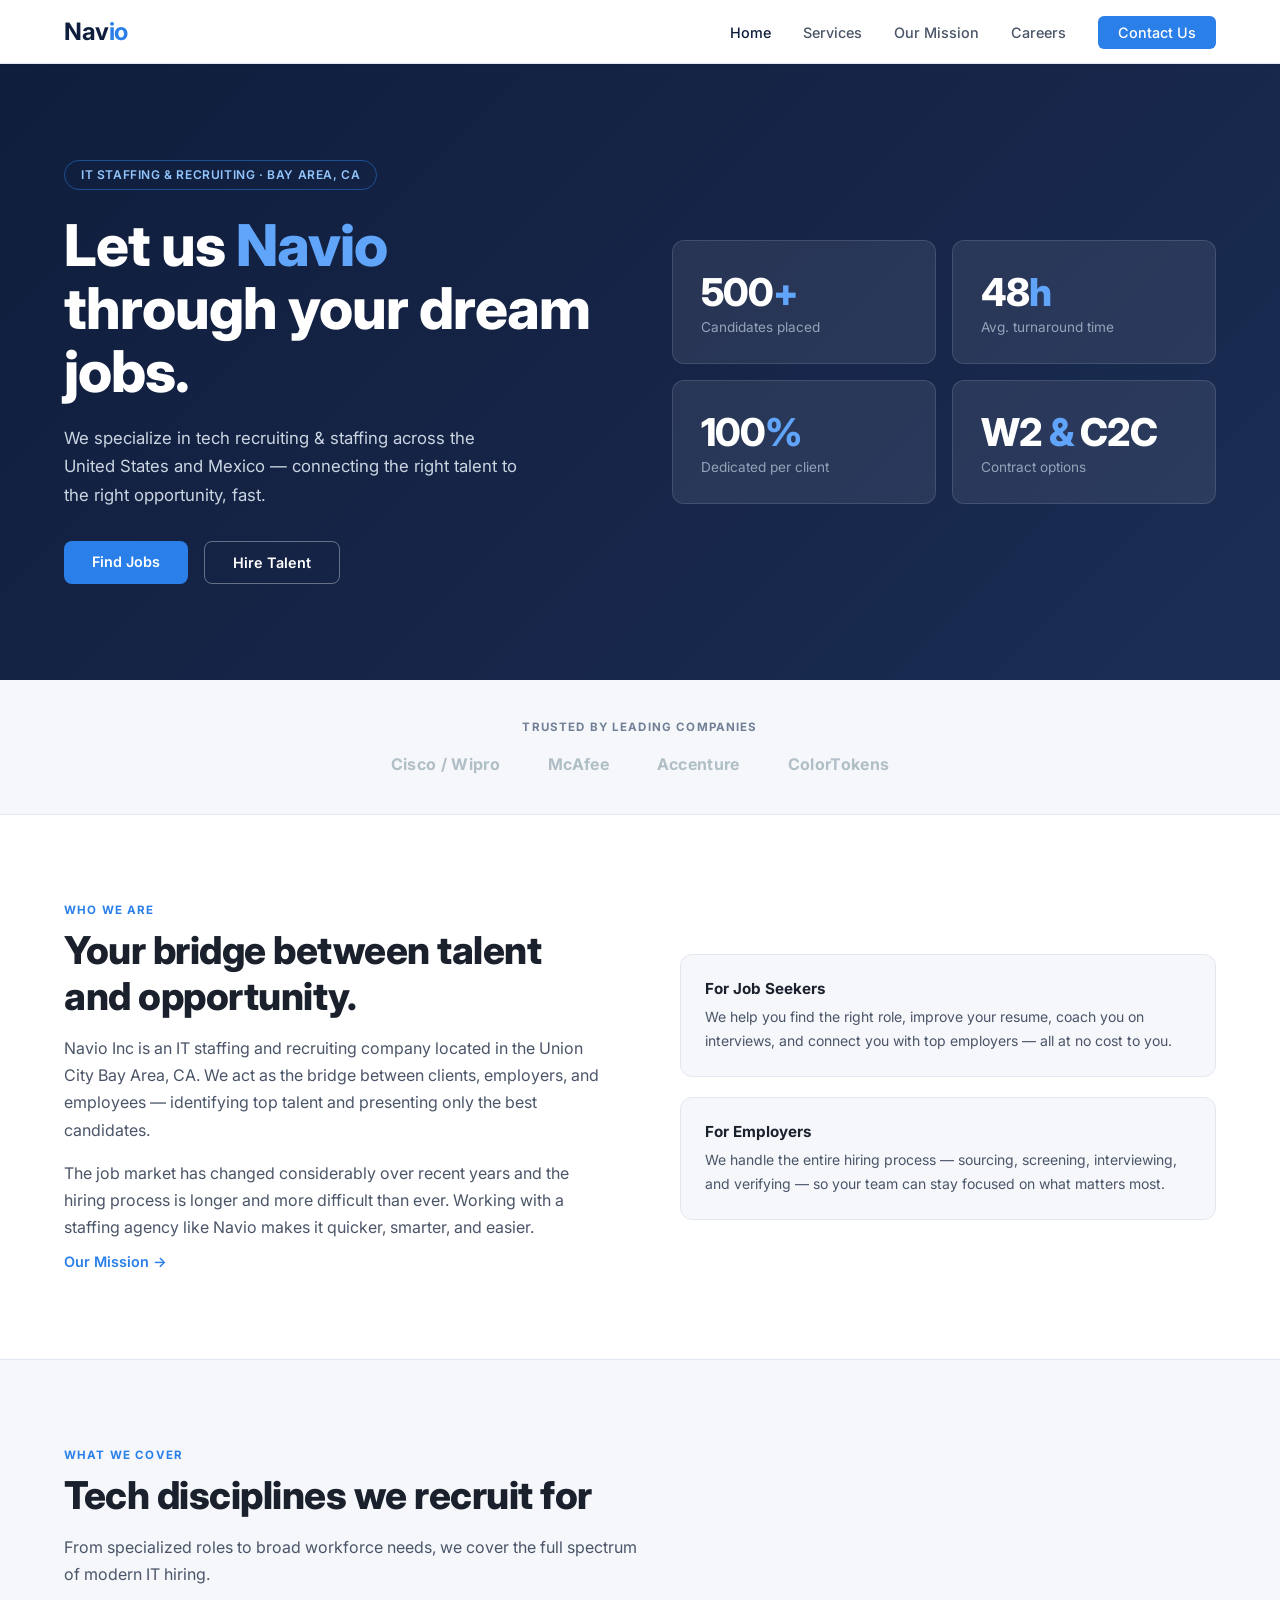
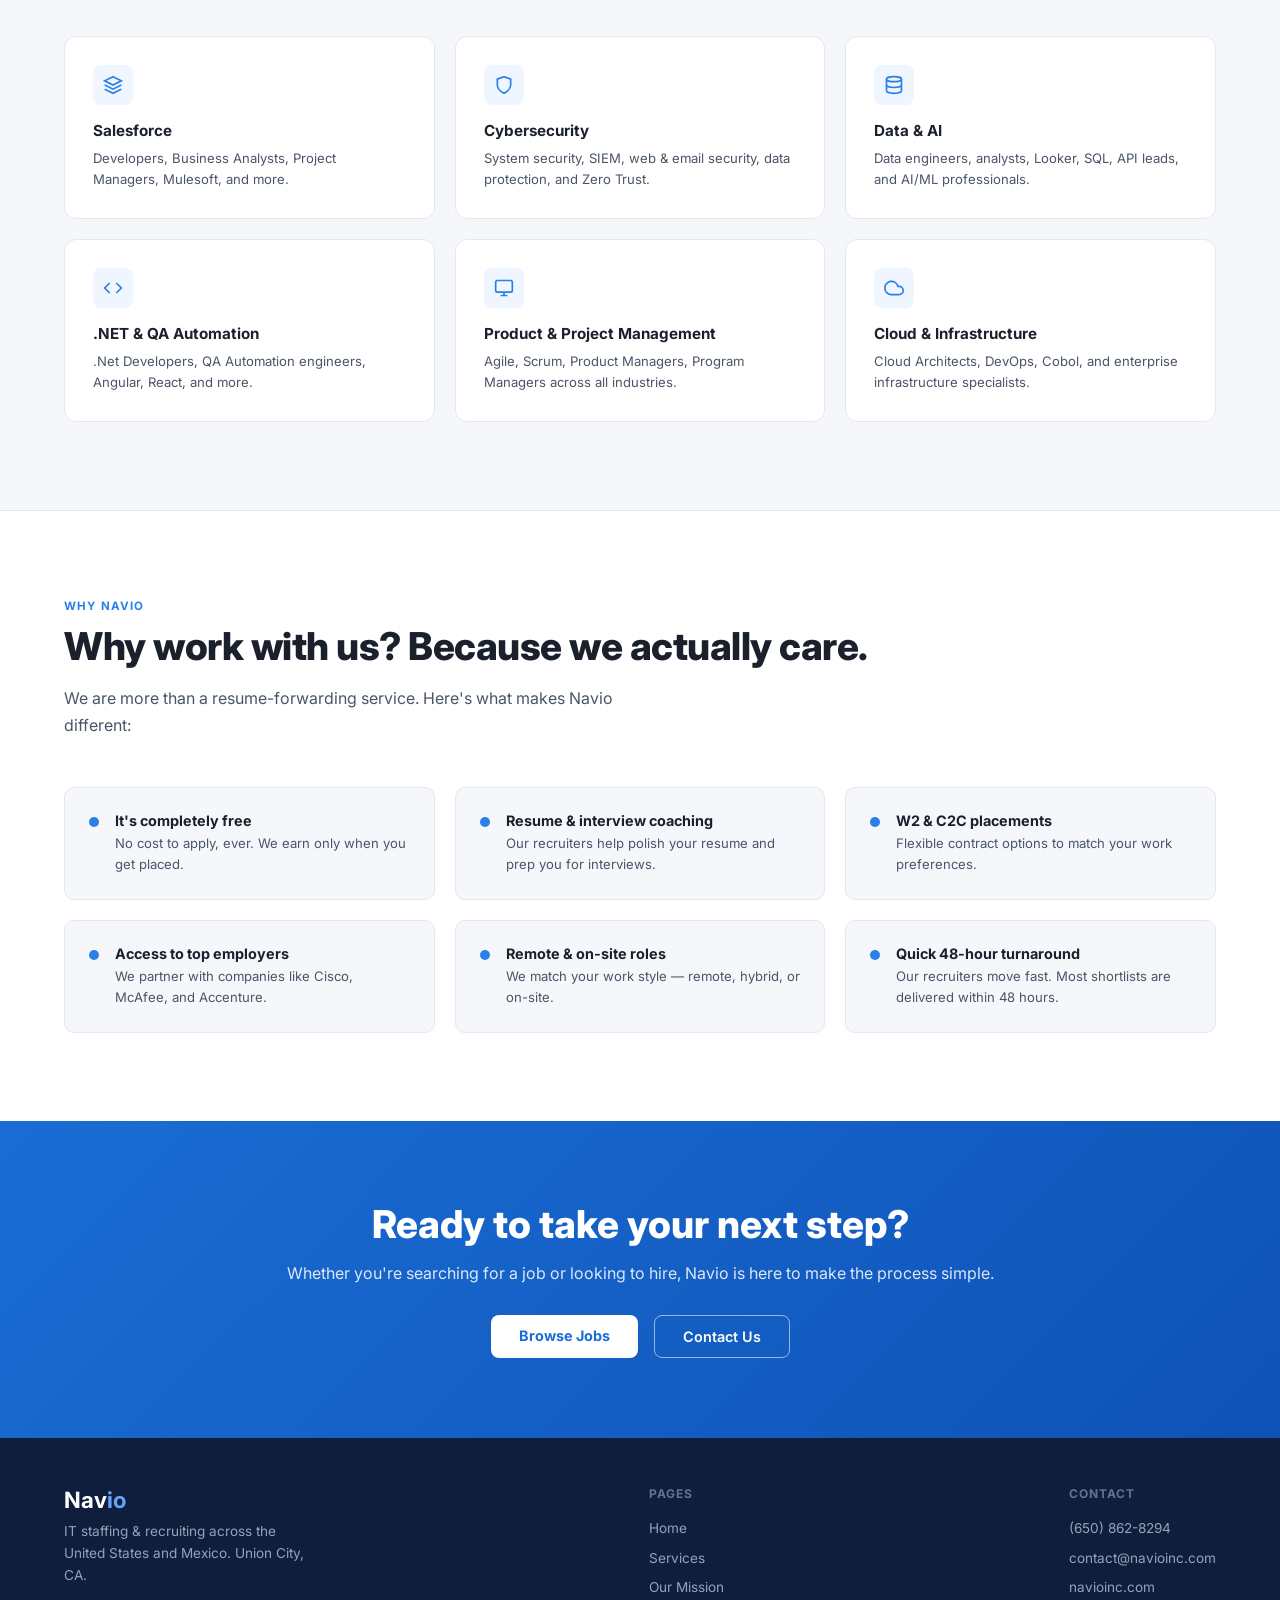
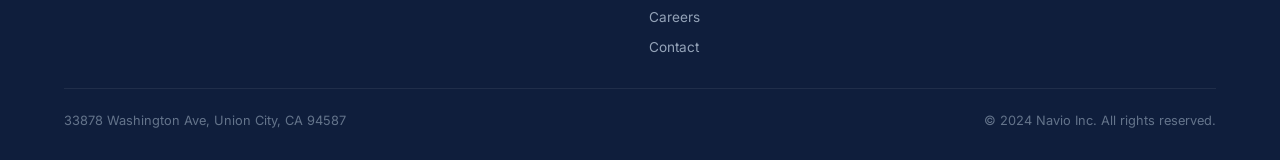
<file: index.html>
<!DOCTYPE html>
<html lang="en">
<head>
  <meta charset="UTF-8" />
  <meta name="viewport" content="width=device-width, initial-scale=1.0"/>
  <title>Navio Inc — IT Staffing & Recruiting</title>
  <link href="https://fonts.googleapis.com/css2?family=Inter:wght@300;400;500;600;700;800&display=swap" rel="stylesheet"/>
  <style>
    *, *::before, *::after { box-sizing: border-box; margin: 0; padding: 0; }
    :root {
      --navy:   #0f1e3c;
      --navy2:  #162447;
      --blue:   #2b7fe8;
      --blue2:  #1a6dd4;
      --white:  #ffffff;
      --off:    #f5f7fb;
      --border: #e2e8f0;
      --dark:   #1a202c;
      --mid:    #4a5568;
      --light:  #718096;
    }
    html { scroll-behavior: smooth; }
    body { font-family: 'Inter', sans-serif; background: var(--white); color: var(--dark); }

    /* ── NAV ── */
    nav {
      position: sticky; top: 0; z-index: 100;
      background: var(--white);
      border-bottom: 1px solid var(--border);
      display: flex; align-items: center; justify-content: space-between;
      padding: 0 5%; height: 64px;
      box-shadow: 0 1px 4px rgba(0,0,0,0.06);
    }
    .logo { font-size: 1.5rem; font-weight: 700; color: var(--navy); text-decoration: none; letter-spacing: -0.5px; }
    .logo span { color: var(--blue); }
    .nav-links { display: flex; align-items: center; gap: 2rem; list-style: none; }
    .nav-links a { color: var(--mid); text-decoration: none; font-size: 0.9rem; font-weight: 500; transition: color 0.2s; }
    .nav-links a:hover, .nav-links a.active { color: var(--navy); }
    .btn-nav {
      background: var(--blue); color: var(--white) !important;
      padding: 0.5rem 1.25rem; border-radius: 6px;
      font-size: 0.875rem; font-weight: 600;
      text-decoration: none; transition: background 0.2s;
    }
    .btn-nav:hover { background: var(--blue2) !important; }

    /* ── HERO (keeps navy) ── */
    .hero {
      background: linear-gradient(135deg, var(--navy) 0%, #162447 50%, #1a2e55 100%);
      padding: 6rem 5%;
      color: #fff;
    }
    .hero-inner { display: grid; grid-template-columns: 1fr 1fr; gap: 4rem; align-items: center; max-width: 1200px; margin: 0 auto; }
    .hero-badge {
      display: inline-flex; align-items: center;
      border: 1px solid rgba(43,127,232,0.5); color: #93c5fd;
      padding: 0.4rem 1rem; border-radius: 999px;
      font-size: 0.75rem; font-weight: 600; letter-spacing: 0.05em;
      text-transform: uppercase; margin-bottom: 1.5rem;
    }
    .hero h1 { font-size: clamp(2.4rem, 5vw, 3.6rem); font-weight: 800; line-height: 1.1; letter-spacing: -1px; margin-bottom: 1.25rem; color: #fff; }
    .hero h1 span { color: #60a5fa; }
    .hero p { font-size: 1.05rem; color: #cbd5e1; line-height: 1.7; margin-bottom: 2rem; max-width: 460px; }
    .hero-btns { display: flex; gap: 1rem; flex-wrap: wrap; }
    .btn-primary {
      background: var(--blue); color: #fff; padding: 0.75rem 1.75rem;
      border-radius: 8px; font-size: 0.9rem; font-weight: 600;
      text-decoration: none; transition: background 0.2s, transform 0.15s;
    }
    .btn-primary:hover { background: var(--blue2); transform: translateY(-1px); }
    .btn-outline-hero {
      background: transparent; color: #fff;
      border: 1.5px solid rgba(255,255,255,0.35);
      padding: 0.75rem 1.75rem; border-radius: 8px;
      font-size: 0.9rem; font-weight: 600;
      text-decoration: none; transition: border-color 0.2s;
    }
    .btn-outline-hero:hover { border-color: #fff; }
    .stats-grid { display: grid; grid-template-columns: 1fr 1fr; gap: 1rem; }
    .stat-card {
      background: rgba(255,255,255,0.08); border: 1px solid rgba(255,255,255,0.12);
      border-radius: 12px; padding: 1.75rem; color: #fff;
    }
    .stat-num { font-size: 2.4rem; font-weight: 800; letter-spacing: -1px; color: #fff; }
    .stat-num span { color: #60a5fa; }
    .stat-label { color: #94a3b8; font-size: 0.85rem; margin-top: 0.25rem; }

    /* ── TRUSTED ── */
    .trusted {
      background: var(--off);
      padding: 2.5rem 5%;
      text-align: center;
      border-bottom: 1px solid var(--border);
    }
    .trusted p { font-size: 0.72rem; font-weight: 700; letter-spacing: 0.1em; text-transform: uppercase; color: var(--light); margin-bottom: 1.25rem; }
    .logos { display: flex; justify-content: center; align-items: center; gap: 3rem; flex-wrap: wrap; }
    .logos span { font-size: 1rem; font-weight: 700; color: #b0bec5; letter-spacing: 0.02em; }

    /* ── SECTIONS (white bg) ── */
    section { padding: 5.5rem 5%; }
    .section-inner { max-width: 1200px; margin: 0 auto; }
    .section-label { font-size: 0.72rem; font-weight: 700; letter-spacing: 0.1em; text-transform: uppercase; color: var(--blue); margin-bottom: 0.6rem; }
    .section-title { font-size: clamp(1.8rem, 3vw, 2.5rem); font-weight: 800; letter-spacing: -0.5px; color: var(--dark); margin-bottom: 1rem; }
    .section-sub { color: var(--mid); font-size: 1rem; line-height: 1.7; max-width: 580px; }

    /* ── WHO WE ARE ── */
    .who { background: var(--white); }
    .who-grid { display: grid; grid-template-columns: 1fr 1fr; gap: 5rem; align-items: center; }
    .who-right { display: flex; flex-direction: column; gap: 1.25rem; }
    .who-card {
      background: var(--off); border: 1px solid var(--border);
      border-radius: 12px; padding: 1.5rem;
    }
    .who-card h4 { font-size: 0.95rem; font-weight: 700; color: var(--dark); margin-bottom: 0.4rem; }
    .who-card p { font-size: 0.875rem; color: var(--mid); line-height: 1.7; }
    .who-link { color: var(--blue); text-decoration: none; font-weight: 600; font-size: 0.9rem; display: inline-flex; align-items: center; gap: 0.3rem; margin-top: 0.75rem; }
    .who-link:hover { text-decoration: underline; }

    /* ── DISCIPLINES (off-white bg) ── */
    .disciplines { background: var(--off); border-top: 1px solid var(--border); border-bottom: 1px solid var(--border); }
    .disc-grid { display: grid; grid-template-columns: repeat(3, 1fr); gap: 1.25rem; margin-top: 3rem; }
    .disc-card {
      background: var(--white); border: 1px solid var(--border);
      border-radius: 12px; padding: 1.75rem;
      transition: border-color 0.2s, box-shadow 0.2s;
    }
    .disc-card:hover { border-color: var(--blue); box-shadow: 0 4px 20px rgba(43,127,232,0.1); }
    .disc-icon { width: 40px; height: 40px; background: #eff6ff; border-radius: 8px; display: flex; align-items: center; justify-content: center; margin-bottom: 1rem; }
    .disc-icon svg { width: 20px; height: 20px; stroke: var(--blue); fill: none; stroke-width: 2; }
    .disc-card h4 { font-size: 0.95rem; font-weight: 700; color: var(--dark); margin-bottom: 0.5rem; }
    .disc-card p { font-size: 0.82rem; color: var(--mid); line-height: 1.6; }

    /* ── WHY NAVIO ── */
    .why { background: var(--white); }
    .why-grid { display: grid; grid-template-columns: repeat(3, 1fr); gap: 1.25rem; margin-top: 3rem; }
    .why-card {
      display: flex; gap: 1rem; align-items: flex-start;
      background: var(--off); border: 1px solid var(--border);
      border-radius: 10px; padding: 1.5rem;
    }
    .why-dot { width: 10px; height: 10px; background: var(--blue); border-radius: 50%; margin-top: 5px; flex-shrink: 0; }
    .why-card h4 { font-size: 0.9rem; font-weight: 700; color: var(--dark); margin-bottom: 0.25rem; }
    .why-card p { font-size: 0.82rem; color: var(--mid); line-height: 1.6; }

    /* ── CTA ── */
    .cta {
      background: linear-gradient(135deg, var(--blue2) 0%, #0f52b6 100%);
      text-align: center; padding: 5rem 5%;
    }
    .cta h2 { font-size: clamp(1.8rem, 3vw, 2.4rem); font-weight: 800; color: #fff; margin-bottom: 1rem; }
    .cta p { color: rgba(255,255,255,0.85); font-size: 1rem; margin-bottom: 2rem; }
    .cta-btns { display: flex; justify-content: center; gap: 1rem; flex-wrap: wrap; }
    .btn-white { background: #fff; color: var(--blue2); padding: 0.75rem 1.75rem; border-radius: 8px; font-size: 0.9rem; font-weight: 700; text-decoration: none; }
    .btn-white:hover { opacity: 0.92; }
    .btn-outline-white { background: transparent; color: #fff; border: 1.5px solid rgba(255,255,255,0.55); padding: 0.75rem 1.75rem; border-radius: 8px; font-size: 0.9rem; font-weight: 600; text-decoration: none; }
    .btn-outline-white:hover { border-color: #fff; }

    /* ── FOOTER ── */
    footer { background: var(--navy); padding: 3rem 5% 2rem; }
    .footer-inner { max-width: 1200px; margin: 0 auto; }
    .footer-top { display: flex; justify-content: space-between; align-items: flex-start; gap: 2rem; margin-bottom: 2rem; }
    .footer-logo { font-size: 1.4rem; font-weight: 700; color: #fff; text-decoration: none; }
    .footer-logo span { color: #60a5fa; }
    .footer-brand p { color: #94a3b8; font-size: 0.85rem; margin-top: 0.5rem; max-width: 240px; line-height: 1.6; }
    .footer-links h5 { font-size: 0.75rem; font-weight: 700; letter-spacing: 0.08em; text-transform: uppercase; color: #64748b; margin-bottom: 1rem; }
    .footer-links ul { list-style: none; display: flex; flex-direction: column; gap: 0.6rem; }
    .footer-links a { color: #94a3b8; text-decoration: none; font-size: 0.85rem; transition: color 0.2s; }
    .footer-links a:hover { color: #fff; }
    .footer-bottom { border-top: 1px solid rgba(255,255,255,0.07); padding-top: 1.5rem; display: flex; justify-content: space-between; flex-wrap: wrap; gap: 1rem; }
    .footer-bottom p { color: #64748b; font-size: 0.8rem; }

    @media (max-width: 900px) {
      .hero-inner, .who-grid { grid-template-columns: 1fr; }
      .disc-grid, .why-grid { grid-template-columns: 1fr 1fr; }
      .footer-top { flex-direction: column; }
    }
    @media (max-width: 600px) {
      .disc-grid, .why-grid, .stats-grid { grid-template-columns: 1fr 1fr; }
      nav { padding: 0 4%; }
      .nav-links { gap: 1rem; }
    }
  </style>
</head>
<body>

  <!-- NAV -->
  <nav>
    <a href="index.html" class="logo">Nav<span>io</span></a>
    <ul class="nav-links">
      <li><a href="index.html" class="active">Home</a></li>
      <li><a href="services.html">Services</a></li>
      <li><a href="mission.html">Our Mission</a></li>
      <li><a href="careers.html">Careers</a></li>
      <li><a href="contact.html" class="btn-nav">Contact Us</a></li>
    </ul>
  </nav>

  <!-- HERO -->
  <div class="hero">
    <div class="hero-inner">
      <div>
        <div class="hero-badge">IT Staffing &amp; Recruiting · Bay Area, CA</div>
        <h1>Let us <span>Navio</span> through your dream jobs.</h1>
        <p>We specialize in tech recruiting &amp; staffing across the United States and Mexico — connecting the right talent to the right opportunity, fast.</p>
        <div class="hero-btns">
          <a href="careers.html" class="btn-primary">Find Jobs</a>
          <a href="contact.html" class="btn-outline-hero">Hire Talent</a>
        </div>
      </div>
      <div class="stats-grid">
        <div class="stat-card"><div class="stat-num">500<span>+</span></div><div class="stat-label">Candidates placed</div></div>
        <div class="stat-card"><div class="stat-num">48<span>h</span></div><div class="stat-label">Avg. turnaround time</div></div>
        <div class="stat-card"><div class="stat-num">100<span>%</span></div><div class="stat-label">Dedicated per client</div></div>
        <div class="stat-card"><div class="stat-num">W2 <span>&amp;</span> C2C</div><div class="stat-label">Contract options</div></div>
      </div>
    </div>
  </div>

  <!-- TRUSTED -->
  <div class="trusted">
    <p>Trusted by leading companies</p>
    <div class="logos">
      <span>Cisco / Wipro</span>
      <span>McAfee</span>
      <span>Accenture</span>
      <span>ColorTokens</span>
    </div>
  </div>

  <!-- WHO WE ARE -->
  <section class="who">
    <div class="section-inner">
      <div class="who-grid">
        <div>
          <div class="section-label">Who We Are</div>
          <h2 class="section-title">Your bridge between talent and opportunity.</h2>
          <p class="section-sub">Navio Inc is an IT staffing and recruiting company located in the Union City Bay Area, CA. We act as the bridge between clients, employers, and employees — identifying top talent and presenting only the best candidates.</p>
          <p class="section-sub" style="margin-top:1rem;">The job market has changed considerably over recent years and the hiring process is longer and more difficult than ever. Working with a staffing agency like Navio makes it quicker, smarter, and easier.</p>
          <a href="mission.html" class="who-link">Our Mission →</a>
        </div>
        <div class="who-right">
          <div class="who-card">
            <h4>For Job Seekers</h4>
            <p>We help you find the right role, improve your resume, coach you on interviews, and connect you with top employers — all at no cost to you.</p>
          </div>
          <div class="who-card">
            <h4>For Employers</h4>
            <p>We handle the entire hiring process — sourcing, screening, interviewing, and verifying — so your team can stay focused on what matters most.</p>
          </div>
        </div>
      </div>
    </div>
  </section>

  <!-- DISCIPLINES -->
  <section class="disciplines">
    <div class="section-inner">
      <div class="section-label">What We Cover</div>
      <h2 class="section-title">Tech disciplines we recruit for</h2>
      <p class="section-sub">From specialized roles to broad workforce needs, we cover the full spectrum of modern IT hiring.</p>
      <div class="disc-grid">
        <div class="disc-card">
          <div class="disc-icon"><svg viewBox="0 0 24 24"><path d="M12 2L2 7l10 5 10-5-10-5z"/><path d="M2 17l10 5 10-5"/><path d="M2 12l10 5 10-5"/></svg></div>
          <h4>Salesforce</h4>
          <p>Developers, Business Analysts, Project Managers, Mulesoft, and more.</p>
        </div>
        <div class="disc-card">
          <div class="disc-icon"><svg viewBox="0 0 24 24"><path d="M12 22s8-4 8-10V5l-8-3-8 3v7c0 6 8 10 8 10z"/></svg></div>
          <h4>Cybersecurity</h4>
          <p>System security, SIEM, web &amp; email security, data protection, and Zero Trust.</p>
        </div>
        <div class="disc-card">
          <div class="disc-icon"><svg viewBox="0 0 24 24"><ellipse cx="12" cy="5" rx="9" ry="3"/><path d="M3 5v14c0 1.66 4 3 9 3s9-1.34 9-3V5"/><path d="M3 12c0 1.66 4 3 9 3s9-1.34 9-3"/></svg></div>
          <h4>Data &amp; AI</h4>
          <p>Data engineers, analysts, Looker, SQL, API leads, and AI/ML professionals.</p>
        </div>
        <div class="disc-card">
          <div class="disc-icon"><svg viewBox="0 0 24 24"><polyline points="16 18 22 12 16 6"/><polyline points="8 6 2 12 8 18"/></svg></div>
          <h4>.NET &amp; QA Automation</h4>
          <p>.Net Developers, QA Automation engineers, Angular, React, and more.</p>
        </div>
        <div class="disc-card">
          <div class="disc-icon"><svg viewBox="0 0 24 24"><rect x="2" y="3" width="20" height="14" rx="2"/><path d="M8 21h8m-4-4v4"/></svg></div>
          <h4>Product &amp; Project Management</h4>
          <p>Agile, Scrum, Product Managers, Program Managers across all industries.</p>
        </div>
        <div class="disc-card">
          <div class="disc-icon"><svg viewBox="0 0 24 24"><path d="M18 10h-1.26A8 8 0 109 20h9a5 5 0 000-10z"/></svg></div>
          <h4>Cloud &amp; Infrastructure</h4>
          <p>Cloud Architects, DevOps, Cobol, and enterprise infrastructure specialists.</p>
        </div>
      </div>
    </div>
  </section>

  <!-- WHY NAVIO -->
  <section class="why">
    <div class="section-inner">
      <div class="section-label">Why Navio</div>
      <h2 class="section-title">Why work with us? Because we actually care.</h2>
      <p class="section-sub">We are more than a resume-forwarding service. Here's what makes Navio different:</p>
      <div class="why-grid">
        <div class="why-card"><div class="why-dot"></div><div><h4>It's completely free</h4><p>No cost to apply, ever. We earn only when you get placed.</p></div></div>
        <div class="why-card"><div class="why-dot"></div><div><h4>Resume &amp; interview coaching</h4><p>Our recruiters help polish your resume and prep you for interviews.</p></div></div>
        <div class="why-card"><div class="why-dot"></div><div><h4>W2 &amp; C2C placements</h4><p>Flexible contract options to match your work preferences.</p></div></div>
        <div class="why-card"><div class="why-dot"></div><div><h4>Access to top employers</h4><p>We partner with companies like Cisco, McAfee, and Accenture.</p></div></div>
        <div class="why-card"><div class="why-dot"></div><div><h4>Remote &amp; on-site roles</h4><p>We match your work style — remote, hybrid, or on-site.</p></div></div>
        <div class="why-card"><div class="why-dot"></div><div><h4>Quick 48-hour turnaround</h4><p>Our recruiters move fast. Most shortlists are delivered within 48 hours.</p></div></div>
      </div>
    </div>
  </section>

  <!-- CTA -->
  <section class="cta">
    <div class="section-inner">
      <h2>Ready to take your next step?</h2>
      <p>Whether you're searching for a job or looking to hire, Navio is here to make the process simple.</p>
      <div class="cta-btns">
        <a href="careers.html" class="btn-white">Browse Jobs</a>
        <a href="contact.html" class="btn-outline-white">Contact Us</a>
      </div>
    </div>
  </section>

  <!-- FOOTER -->
  <footer>
    <div class="footer-inner">
      <div class="footer-top">
        <div class="footer-brand">
          <a href="index.html" class="footer-logo">Nav<span>io</span></a>
          <p>IT staffing &amp; recruiting across the United States and Mexico. Union City, CA.</p>
        </div>
        <div class="footer-links">
          <h5>Pages</h5>
          <ul>
            <li><a href="index.html">Home</a></li>
            <li><a href="services.html">Services</a></li>
            <li><a href="mission.html">Our Mission</a></li>
            <li><a href="careers.html">Careers</a></li>
            <li><a href="contact.html">Contact</a></li>
          </ul>
        </div>
        <div class="footer-links">
          <h5>Contact</h5>
          <ul>
            <li><a href="tel:6508628294">(650) 862-8294</a></li>
            <li><a href="mailto:contact@navioinc.com">contact@navioinc.com</a></li>
            <li><a href="https://navioinc.com" target="_blank">navioinc.com</a></li>
          </ul>
        </div>
      </div>
      <div class="footer-bottom">
        <p>33878 Washington Ave, Union City, CA 94587</p>
        <p>© 2024 Navio Inc. All rights reserved.</p>
      </div>
    </div>
  </footer>

</body>
</html>
</file>
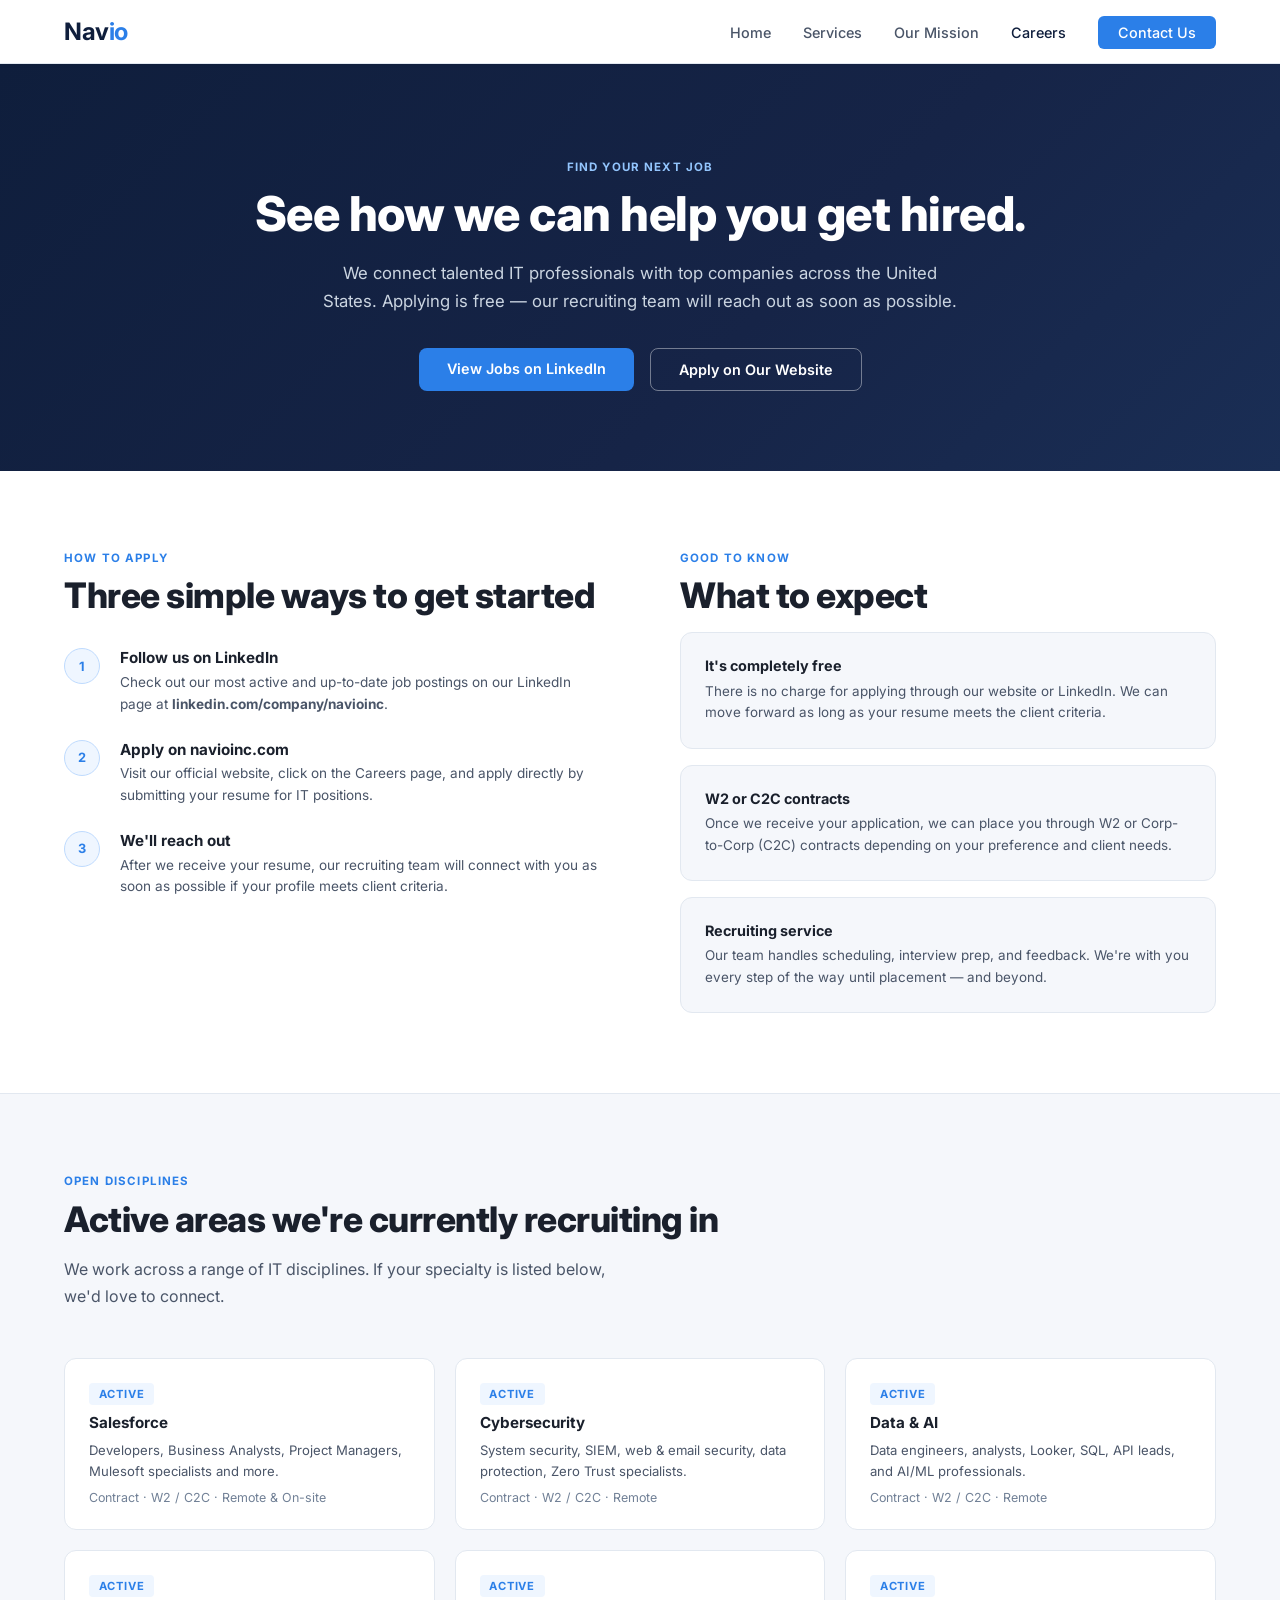
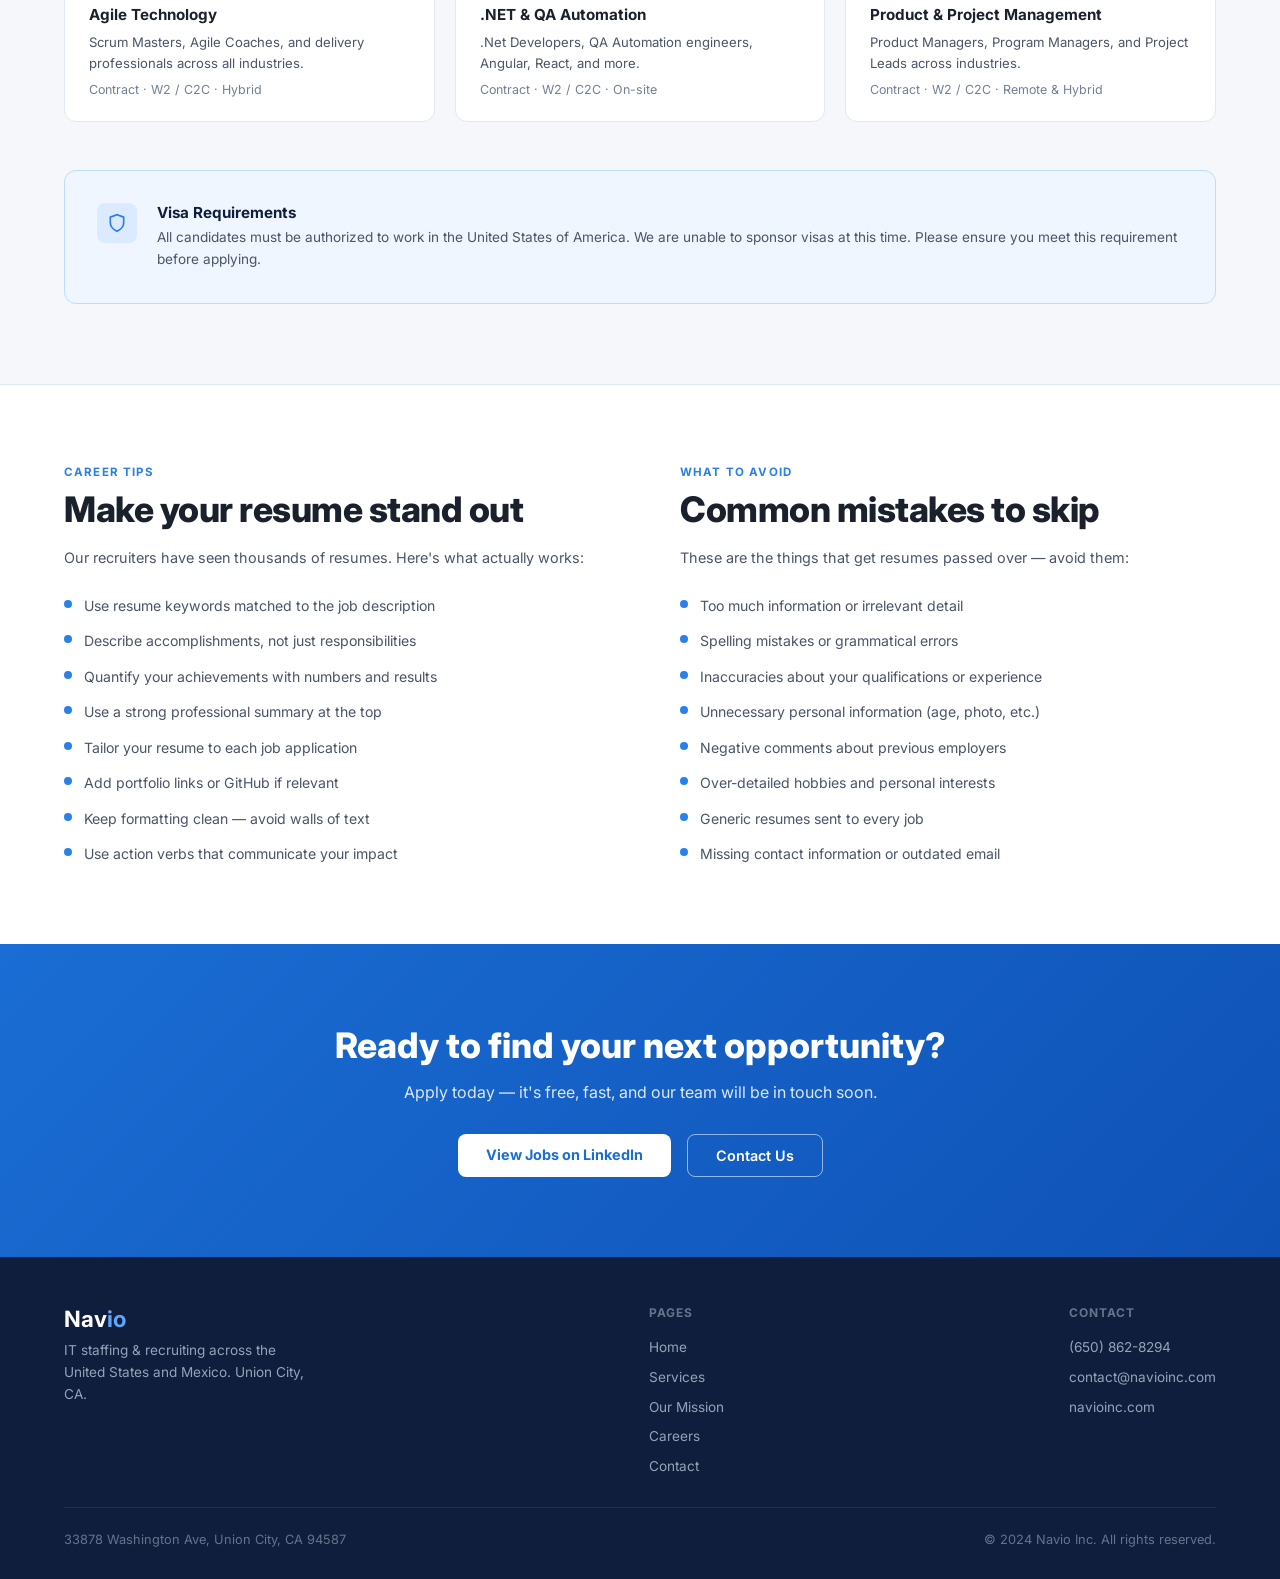
<file: careers.html>
<!DOCTYPE html>
<html lang="en">
<head>
  <meta charset="UTF-8" />
  <meta name="viewport" content="width=device-width, initial-scale=1.0"/>
  <title>Careers — Navio Inc</title>
  <link href="https://fonts.googleapis.com/css2?family=Inter:wght@300;400;500;600;700;800&display=swap" rel="stylesheet"/>
  <style>
    *, *::before, *::after { box-sizing: border-box; margin: 0; padding: 0; }
    :root {
      --navy: #0f1e3c; --navy2: #162447; --blue: #2b7fe8; --blue2: #1a6dd4;
      --white: #ffffff; --off: #f5f7fb; --border: #e2e8f0;
      --dark: #1a202c; --mid: #4a5568; --light: #718096;
    }
    html { scroll-behavior: smooth; }
    body { font-family: 'Inter', sans-serif; background: var(--white); color: var(--dark); }
    nav {
      position: sticky; top: 0; z-index: 100; background: var(--white);
      border-bottom: 1px solid var(--border); box-shadow: 0 1px 4px rgba(0,0,0,0.06);
      display: flex; align-items: center; justify-content: space-between;
      padding: 0 5%; height: 64px;
    }
    .logo { font-size: 1.5rem; font-weight: 700; color: var(--navy); text-decoration: none; letter-spacing: -0.5px; }
    .logo span { color: var(--blue); }
    .nav-links { display: flex; align-items: center; gap: 2rem; list-style: none; }
    .nav-links a { color: var(--mid); text-decoration: none; font-size: 0.9rem; font-weight: 500; transition: color 0.2s; }
    .nav-links a:hover, .nav-links a.active { color: var(--navy); }
    .btn-nav { background: var(--blue); color: var(--white) !important; padding: 0.5rem 1.25rem; border-radius: 6px; font-size: 0.875rem; font-weight: 600; text-decoration: none; }
    .btn-nav:hover { background: var(--blue2) !important; }

    .page-hero {
      background: linear-gradient(135deg, var(--navy) 0%, #162447 60%, #1a2e55 100%);
      padding: 6rem 5% 5rem; text-align: center; color: #fff;
    }
    .section-label { font-size: 0.72rem; font-weight: 700; letter-spacing: 0.1em; text-transform: uppercase; color: var(--blue); margin-bottom: 0.6rem; }
    .page-hero .section-label { color: #93c5fd; }
    .page-hero h1 { font-size: clamp(2rem, 4vw, 3rem); font-weight: 800; letter-spacing: -0.5px; margin-bottom: 1rem; color: #fff; }
    .page-hero p { color: #cbd5e1; font-size: 1.05rem; max-width: 640px; margin: 0 auto; line-height: 1.7; }
    .hero-btns { display: flex; justify-content: center; gap: 1rem; flex-wrap: wrap; margin-top: 2rem; }
    .btn-primary { background: var(--blue); color: #fff; padding: 0.75rem 1.75rem; border-radius: 8px; font-size: 0.9rem; font-weight: 600; text-decoration: none; }
    .btn-primary:hover { background: var(--blue2); }
    .btn-outline-hero { background: transparent; color: #fff; border: 1.5px solid rgba(255,255,255,0.4); padding: 0.75rem 1.75rem; border-radius: 8px; font-size: 0.9rem; font-weight: 600; text-decoration: none; }

    section { padding: 5rem 5%; }
    .section-inner { max-width: 1200px; margin: 0 auto; }
    .section-title { font-size: clamp(1.6rem, 3vw, 2.2rem); font-weight: 800; letter-spacing: -0.5px; color: var(--dark); margin-bottom: 1rem; }
    .section-sub { color: var(--mid); font-size: 1rem; line-height: 1.7; max-width: 580px; }

    .apply-grid { display: grid; grid-template-columns: 1fr 1fr; gap: 5rem; align-items: start; }
    .apply-steps { display: flex; flex-direction: column; gap: 1.5rem; margin-top: 2rem; }
    .apply-step { display: flex; gap: 1.25rem; }
    .step-num { width: 36px; height: 36px; background: #eff6ff; border: 1.5px solid #bfdbfe; border-radius: 50%; display: flex; align-items: center; justify-content: center; font-size: 0.8rem; font-weight: 700; color: var(--blue); flex-shrink: 0; }
    .apply-step h4 { font-size: 0.95rem; font-weight: 700; color: var(--dark); margin-bottom: 0.3rem; }
    .apply-step p { font-size: 0.85rem; color: var(--mid); line-height: 1.6; }
    .apply-aside { display: flex; flex-direction: column; gap: 1rem; margin-top: 1rem; }
    .aside-card { background: var(--off); border: 1px solid var(--border); border-radius: 12px; padding: 1.5rem; }
    .aside-card h4 { font-size: 0.9rem; font-weight: 700; color: var(--dark); margin-bottom: 0.4rem; }
    .aside-card p { font-size: 0.84rem; color: var(--mid); line-height: 1.6; }

    .jobs { background: var(--off); border-top: 1px solid var(--border); border-bottom: 1px solid var(--border); }
    .jobs-grid { display: grid; grid-template-columns: repeat(3, 1fr); gap: 1.25rem; margin-top: 3rem; }
    .job-card {
      background: var(--white); border: 1px solid var(--border);
      border-radius: 12px; padding: 1.5rem;
      display: flex; flex-direction: column; gap: 0.5rem;
      transition: border-color 0.2s, box-shadow 0.2s;
    }
    .job-card:hover { border-color: var(--blue); box-shadow: 0 4px 16px rgba(43,127,232,0.1); }
    .job-badge { font-size: 0.7rem; font-weight: 700; letter-spacing: 0.07em; text-transform: uppercase; color: var(--blue); background: #eff6ff; padding: 0.25rem 0.6rem; border-radius: 4px; display: inline-block; width: fit-content; }
    .job-card h4 { font-size: 0.95rem; font-weight: 700; color: var(--dark); }
    .job-card p { font-size: 0.82rem; color: var(--mid); line-height: 1.6; }
    .job-type { font-size: 0.78rem; color: var(--light); }

    .visa {
      background: #eff6ff; border: 1px solid #bfdbfe;
      border-radius: 12px; padding: 2rem; margin-top: 3rem;
      display: flex; gap: 1.25rem; align-items: flex-start;
    }
    .visa-icon { width: 40px; height: 40px; background: #dbeafe; border-radius: 8px; display: flex; align-items: center; justify-content: center; flex-shrink: 0; }
    .visa-icon svg { width: 20px; height: 20px; stroke: var(--blue); fill: none; stroke-width: 2; }
    .visa h4 { font-size: 0.95rem; font-weight: 700; color: var(--navy); margin-bottom: 0.3rem; }
    .visa p { font-size: 0.85rem; color: var(--mid); line-height: 1.6; }

    .tips { background: var(--white); }
    .tips-grid { display: grid; grid-template-columns: 1fr 1fr; gap: 5rem; align-items: start; }
    .tip-list { list-style: none; display: flex; flex-direction: column; gap: 0.9rem; margin-top: 1.5rem; }
    .tip-list li { display: flex; gap: 0.75rem; align-items: flex-start; font-size: 0.88rem; color: var(--mid); line-height: 1.5; }
    .tip-list li::before { content: ''; width: 8px; height: 8px; background: var(--blue); border-radius: 50%; flex-shrink: 0; margin-top: 5px; }

    .cta { background: linear-gradient(135deg, var(--blue2) 0%, #0f52b6 100%); text-align: center; }
    .cta h2 { font-size: clamp(1.6rem, 3vw, 2.2rem); font-weight: 800; color: #fff; margin-bottom: 1rem; }
    .cta p { color: rgba(255,255,255,0.85); font-size: 1rem; margin-bottom: 2rem; }
    .cta-btns { display: flex; justify-content: center; gap: 1rem; flex-wrap: wrap; }
    .btn-white { background: #fff; color: var(--blue2); padding: 0.75rem 1.75rem; border-radius: 8px; font-size: 0.9rem; font-weight: 700; text-decoration: none; }
    .btn-outline-white { background: transparent; color: #fff; border: 1.5px solid rgba(255,255,255,0.55); padding: 0.75rem 1.75rem; border-radius: 8px; font-size: 0.9rem; font-weight: 600; text-decoration: none; }

    footer { background: var(--navy); padding: 3rem 5% 2rem; }
    .footer-inner { max-width: 1200px; margin: 0 auto; }
    .footer-top { display: flex; justify-content: space-between; align-items: flex-start; gap: 2rem; margin-bottom: 2rem; }
    .footer-logo { font-size: 1.4rem; font-weight: 700; color: #fff; text-decoration: none; }
    .footer-logo span { color: #60a5fa; }
    .footer-brand p { color: #94a3b8; font-size: 0.85rem; margin-top: 0.5rem; max-width: 240px; line-height: 1.6; }
    .footer-links h5 { font-size: 0.75rem; font-weight: 700; letter-spacing: 0.08em; text-transform: uppercase; color: #64748b; margin-bottom: 1rem; }
    .footer-links ul { list-style: none; display: flex; flex-direction: column; gap: 0.6rem; }
    .footer-links a { color: #94a3b8; text-decoration: none; font-size: 0.85rem; transition: color 0.2s; }
    .footer-links a:hover { color: #fff; }
    .footer-bottom { border-top: 1px solid rgba(255,255,255,0.07); padding-top: 1.5rem; display: flex; justify-content: space-between; flex-wrap: wrap; gap: 1rem; }
    .footer-bottom p { color: #64748b; font-size: 0.8rem; }

    @media (max-width: 900px) { .apply-grid, .tips-grid { grid-template-columns: 1fr; } .jobs-grid { grid-template-columns: 1fr 1fr; } .footer-top { flex-direction: column; } }
    @media (max-width: 600px) { .jobs-grid { grid-template-columns: 1fr; } nav { padding: 0 4%; } .nav-links { gap: 1rem; } }
  </style>
</head>
<body>
  <nav>
    <a href="index.html" class="logo">Nav<span>io</span></a>
    <ul class="nav-links">
      <li><a href="index.html">Home</a></li>
      <li><a href="services.html">Services</a></li>
      <li><a href="mission.html">Our Mission</a></li>
      <li><a href="careers.html" class="active">Careers</a></li>
      <li><a href="contact.html" class="btn-nav">Contact Us</a></li>
    </ul>
  </nav>

  <div class="page-hero">
    <div class="section-label">Find Your Next Job</div>
    <h1>See how we can help you get hired.</h1>
    <p>We connect talented IT professionals with top companies across the United States. Applying is free — our recruiting team will reach out as soon as possible.</p>
    <div class="hero-btns">
      <a href="https://www.linkedin.com/company/navioincrecruitment/" target="_blank" class="btn-primary">View Jobs on LinkedIn</a>
      <a href="https://navioinc.com/" target="_blank" class="btn-outline-hero">Apply on Our Website</a>
    </div>
  </div>

  <section>
    <div class="section-inner">
      <div class="apply-grid">
        <div>
          <div class="section-label">How to Apply</div>
          <h2 class="section-title">Three simple ways to get started</h2>
          <div class="apply-steps">
            <div class="apply-step"><div class="step-num">1</div><div><h4>Follow us on LinkedIn</h4><p>Check out our most active and up-to-date job postings on our LinkedIn page at <strong>linkedin.com/company/navioinc</strong>.</p></div></div>
            <div class="apply-step"><div class="step-num">2</div><div><h4>Apply on navioinc.com</h4><p>Visit our official website, click on the Careers page, and apply directly by submitting your resume for IT positions.</p></div></div>
            <div class="apply-step"><div class="step-num">3</div><div><h4>We'll reach out</h4><p>After we receive your resume, our recruiting team will connect with you as soon as possible if your profile meets client criteria.</p></div></div>
          </div>
        </div>
        <div>
          <div class="section-label">Good to Know</div>
          <h2 class="section-title">What to expect</h2>
          <div class="apply-aside">
            <div class="aside-card"><h4>It's completely free</h4><p>There is no charge for applying through our website or LinkedIn. We can move forward as long as your resume meets the client criteria.</p></div>
            <div class="aside-card"><h4>W2 or C2C contracts</h4><p>Once we receive your application, we can place you through W2 or Corp-to-Corp (C2C) contracts depending on your preference and client needs.</p></div>
            <div class="aside-card"><h4>Recruiting service</h4><p>Our team handles scheduling, interview prep, and feedback. We're with you every step of the way until placement — and beyond.</p></div>
          </div>
        </div>
      </div>
    </div>
  </section>

  <section class="jobs">
    <div class="section-inner">
      <div class="section-label">Open Disciplines</div>
      <h2 class="section-title">Active areas we're currently recruiting in</h2>
      <p class="section-sub">We work across a range of IT disciplines. If your specialty is listed below, we'd love to connect.</p>
      <div class="jobs-grid">
        <div class="job-card"><span class="job-badge">Active</span><h4>Salesforce</h4><p>Developers, Business Analysts, Project Managers, Mulesoft specialists and more.</p><span class="job-type">Contract · W2 / C2C · Remote &amp; On-site</span></div>
        <div class="job-card"><span class="job-badge">Active</span><h4>Cybersecurity</h4><p>System security, SIEM, web &amp; email security, data protection, Zero Trust specialists.</p><span class="job-type">Contract · W2 / C2C · Remote</span></div>
        <div class="job-card"><span class="job-badge">Active</span><h4>Data &amp; AI</h4><p>Data engineers, analysts, Looker, SQL, API leads, and AI/ML professionals.</p><span class="job-type">Contract · W2 / C2C · Remote</span></div>
        <div class="job-card"><span class="job-badge">Active</span><h4>Agile Technology</h4><p>Scrum Masters, Agile Coaches, and delivery professionals across all industries.</p><span class="job-type">Contract · W2 / C2C · Hybrid</span></div>
        <div class="job-card"><span class="job-badge">Active</span><h4>.NET &amp; QA Automation</h4><p>.Net Developers, QA Automation engineers, Angular, React, and more.</p><span class="job-type">Contract · W2 / C2C · On-site</span></div>
        <div class="job-card"><span class="job-badge">Active</span><h4>Product &amp; Project Management</h4><p>Product Managers, Program Managers, and Project Leads across industries.</p><span class="job-type">Contract · W2 / C2C · Remote &amp; Hybrid</span></div>
      </div>
      <div class="visa">
        <div class="visa-icon"><svg viewBox="0 0 24 24"><path d="M12 22s8-4 8-10V5l-8-3-8 3v7c0 6 8 10 8 10z"/></svg></div>
        <div><h4>Visa Requirements</h4><p>All candidates must be authorized to work in the United States of America. We are unable to sponsor visas at this time. Please ensure you meet this requirement before applying.</p></div>
      </div>
    </div>
  </section>

  <section class="tips">
    <div class="section-inner">
      <div class="tips-grid">
        <div>
          <div class="section-label">Career Tips</div>
          <h2 class="section-title">Make your resume stand out</h2>
          <p style="color:var(--mid);font-size:0.9rem;line-height:1.7;">Our recruiters have seen thousands of resumes. Here's what actually works:</p>
          <ul class="tip-list">
            <li>Use resume keywords matched to the job description</li>
            <li>Describe accomplishments, not just responsibilities</li>
            <li>Quantify your achievements with numbers and results</li>
            <li>Use a strong professional summary at the top</li>
            <li>Tailor your resume to each job application</li>
            <li>Add portfolio links or GitHub if relevant</li>
            <li>Keep formatting clean — avoid walls of text</li>
            <li>Use action verbs that communicate your impact</li>
          </ul>
        </div>
        <div>
          <div class="section-label">What to Avoid</div>
          <h2 class="section-title">Common mistakes to skip</h2>
          <p style="color:var(--mid);font-size:0.9rem;line-height:1.7;">These are the things that get resumes passed over — avoid them:</p>
          <ul class="tip-list">
            <li>Too much information or irrelevant detail</li>
            <li>Spelling mistakes or grammatical errors</li>
            <li>Inaccuracies about your qualifications or experience</li>
            <li>Unnecessary personal information (age, photo, etc.)</li>
            <li>Negative comments about previous employers</li>
            <li>Over-detailed hobbies and personal interests</li>
            <li>Generic resumes sent to every job</li>
            <li>Missing contact information or outdated email</li>
          </ul>
        </div>
      </div>
    </div>
  </section>

  <section class="cta">
    <div class="section-inner">
      <h2>Ready to find your next opportunity?</h2>
      <p>Apply today — it's free, fast, and our team will be in touch soon.</p>
      <div class="cta-btns">
        <a href="https://www.linkedin.com/company/navioincrecruitment/" target="_blank" class="btn-white">View Jobs on LinkedIn</a>
        <a href="contact.html" class="btn-outline-white">Contact Us</a>
      </div>
    </div>
  </section>

  <footer>
    <div class="footer-inner">
      <div class="footer-top">
        <div class="footer-brand">
          <a href="index.html" class="footer-logo">Nav<span>io</span></a>
          <p>IT staffing &amp; recruiting across the United States and Mexico. Union City, CA.</p>
        </div>
        <div class="footer-links">
          <h5>Pages</h5>
          <ul>
            <li><a href="index.html">Home</a></li>
            <li><a href="services.html">Services</a></li>
            <li><a href="mission.html">Our Mission</a></li>
            <li><a href="careers.html">Careers</a></li>
            <li><a href="contact.html">Contact</a></li>
          </ul>
        </div>
        <div class="footer-links">
          <h5>Contact</h5>
          <ul>
            <li><a href="tel:6508628294">(650) 862-8294</a></li>
            <li><a href="mailto:contact@navioinc.com">contact@navioinc.com</a></li>
            <li><a href="https://navioinc.com" target="_blank">navioinc.com</a></li>
          </ul>
        </div>
      </div>
      <div class="footer-bottom">
        <p>33878 Washington Ave, Union City, CA 94587</p>
        <p>© 2024 Navio Inc. All rights reserved.</p>
      </div>
    </div>
  </footer>
</body>
</html>
</file>
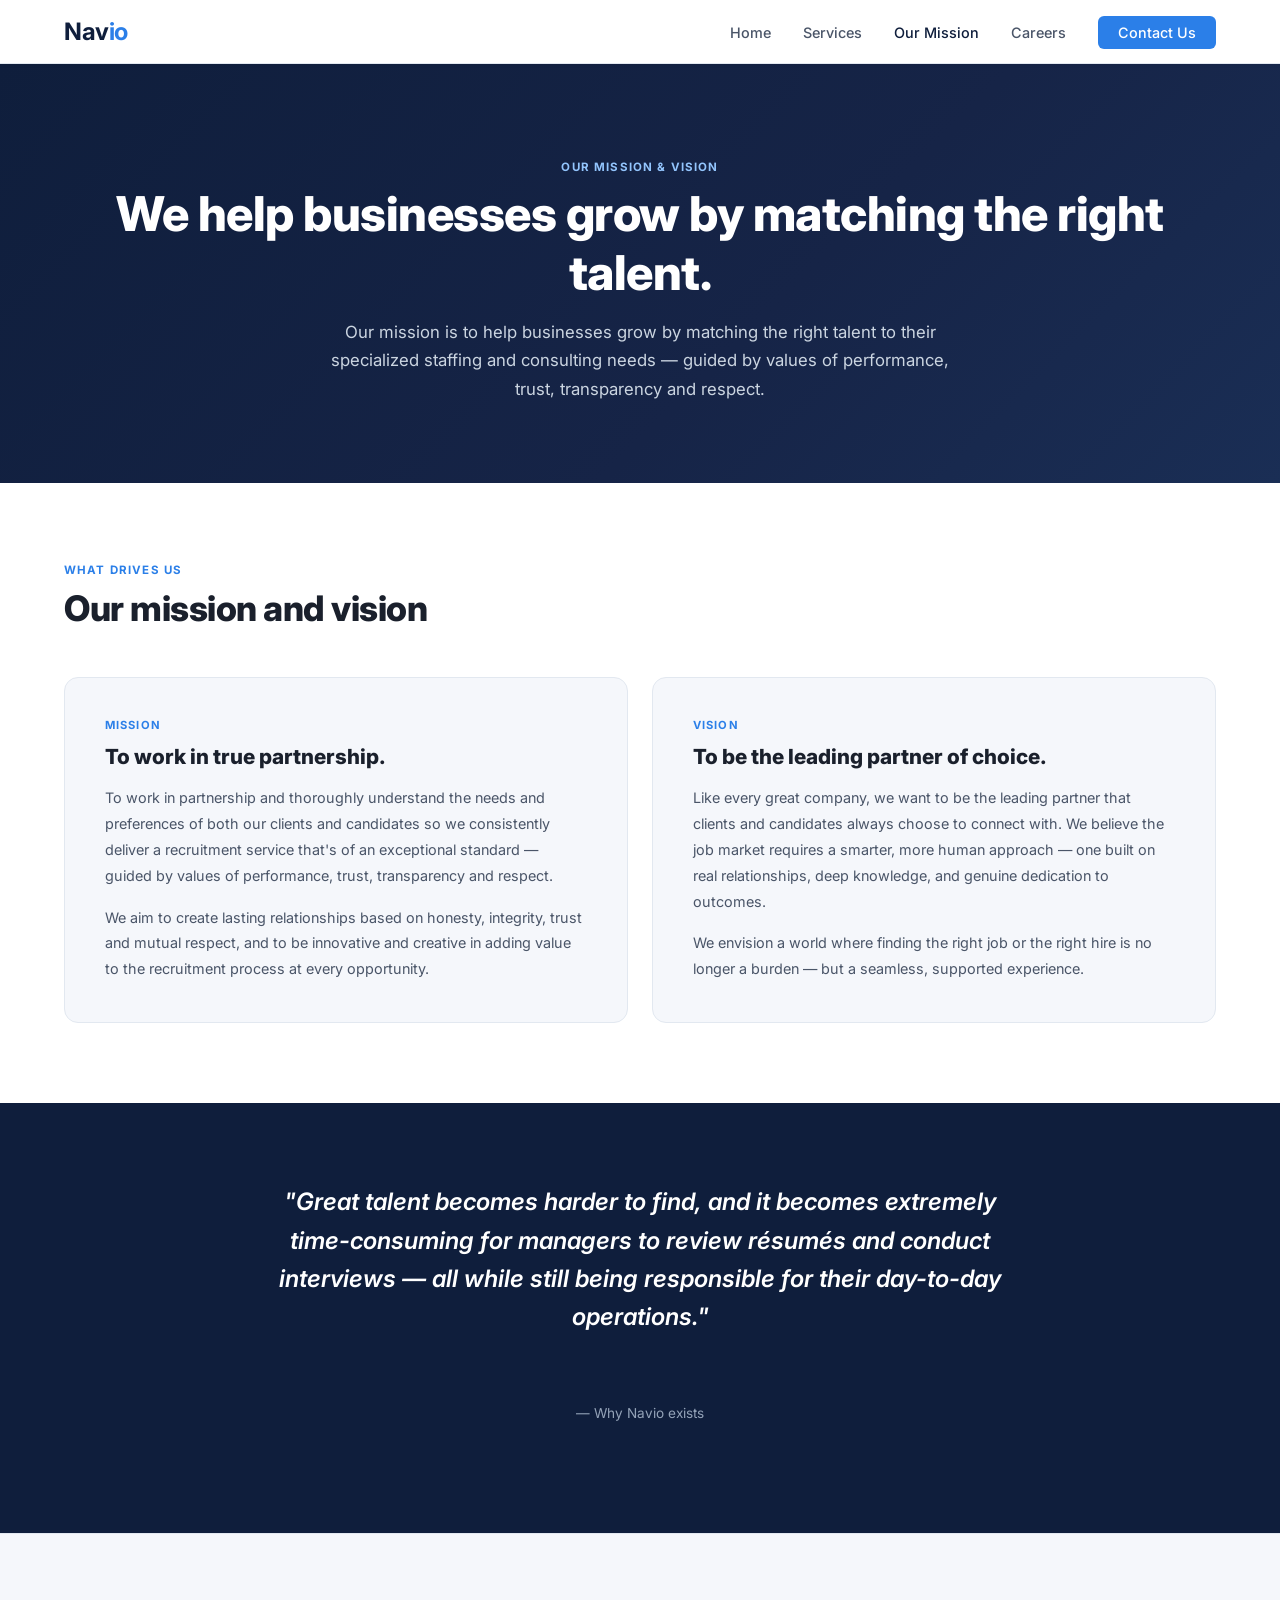
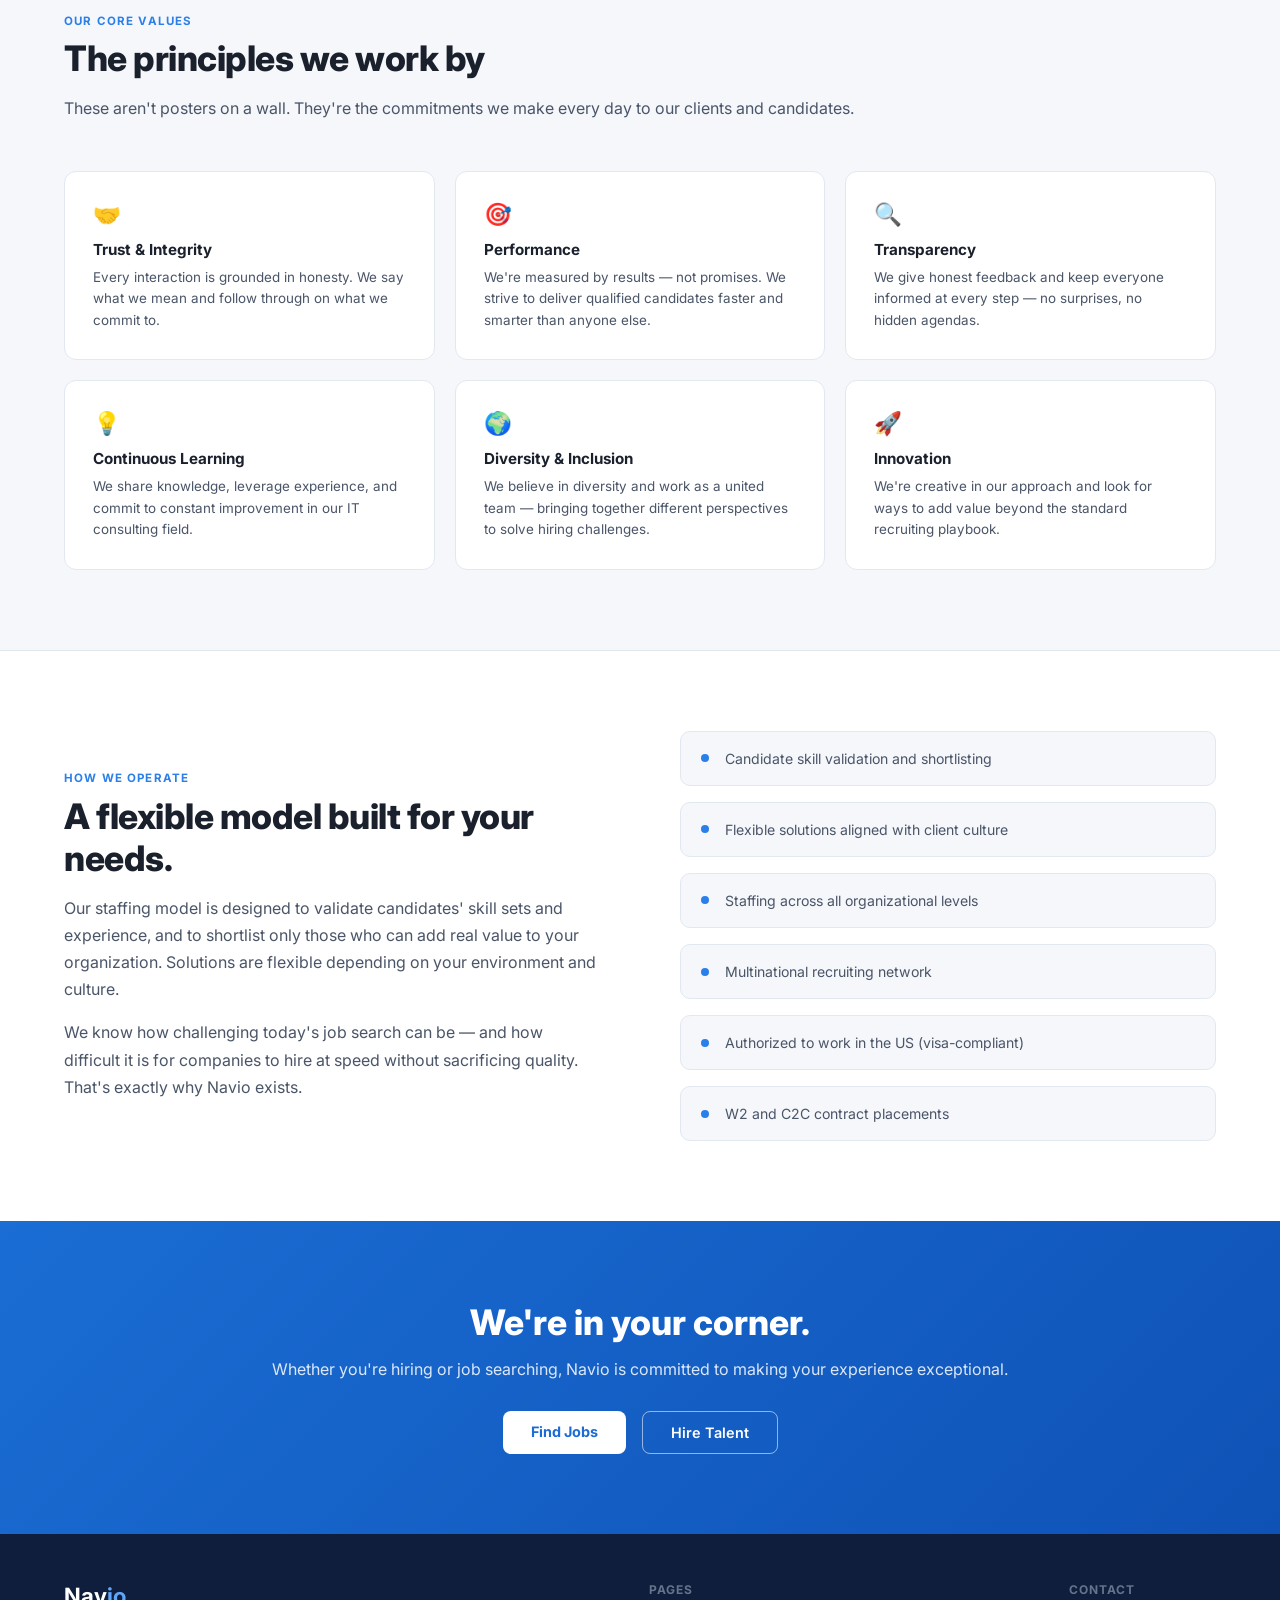
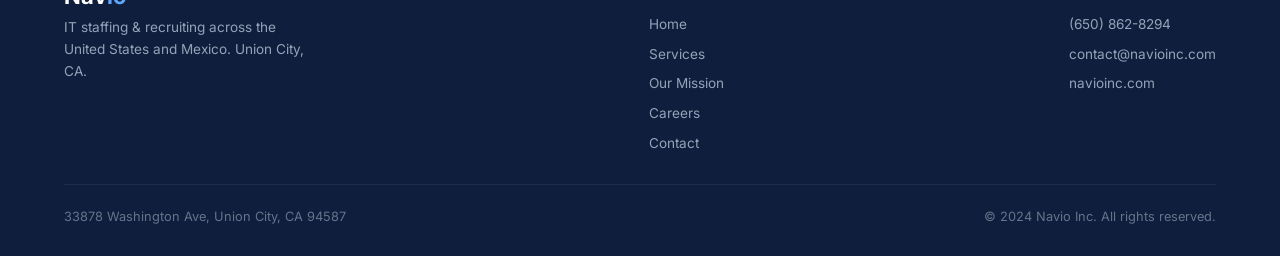
<file: mission.html>
<!DOCTYPE html>
<html lang="en">
<head>
  <meta charset="UTF-8" />
  <meta name="viewport" content="width=device-width, initial-scale=1.0"/>
  <title>Our Mission — Navio Inc</title>
  <link href="https://fonts.googleapis.com/css2?family=Inter:wght@300;400;500;600;700;800&display=swap" rel="stylesheet"/>
  <style>
    *, *::before, *::after { box-sizing: border-box; margin: 0; padding: 0; }
    :root {
      --navy: #0f1e3c; --navy2: #162447; --blue: #2b7fe8; --blue2: #1a6dd4;
      --white: #ffffff; --off: #f5f7fb; --border: #e2e8f0;
      --dark: #1a202c; --mid: #4a5568; --light: #718096;
    }
    html { scroll-behavior: smooth; }
    body { font-family: 'Inter', sans-serif; background: var(--white); color: var(--dark); }
    nav {
      position: sticky; top: 0; z-index: 100; background: var(--white);
      border-bottom: 1px solid var(--border); box-shadow: 0 1px 4px rgba(0,0,0,0.06);
      display: flex; align-items: center; justify-content: space-between;
      padding: 0 5%; height: 64px;
    }
    .logo { font-size: 1.5rem; font-weight: 700; color: var(--navy); text-decoration: none; letter-spacing: -0.5px; }
    .logo span { color: var(--blue); }
    .nav-links { display: flex; align-items: center; gap: 2rem; list-style: none; }
    .nav-links a { color: var(--mid); text-decoration: none; font-size: 0.9rem; font-weight: 500; transition: color 0.2s; }
    .nav-links a:hover, .nav-links a.active { color: var(--navy); }
    .btn-nav { background: var(--blue); color: var(--white) !important; padding: 0.5rem 1.25rem; border-radius: 6px; font-size: 0.875rem; font-weight: 600; text-decoration: none; }
    .btn-nav:hover { background: var(--blue2) !important; }

    .page-hero {
      background: linear-gradient(135deg, var(--navy) 0%, #162447 60%, #1a2e55 100%);
      padding: 6rem 5% 5rem; text-align: center; color: #fff;
    }
    .section-label { font-size: 0.72rem; font-weight: 700; letter-spacing: 0.1em; text-transform: uppercase; color: var(--blue); margin-bottom: 0.6rem; }
    .page-hero .section-label { color: #93c5fd; }
    .page-hero h1 { font-size: clamp(2rem, 4vw, 3rem); font-weight: 800; letter-spacing: -0.5px; margin-bottom: 1rem; color: #fff; }
    .page-hero p { color: #cbd5e1; font-size: 1.05rem; max-width: 640px; margin: 0 auto; line-height: 1.7; }

    section { padding: 5rem 5%; }
    .section-inner { max-width: 1200px; margin: 0 auto; }
    .section-title { font-size: clamp(1.6rem, 3vw, 2.2rem); font-weight: 800; letter-spacing: -0.5px; color: var(--dark); margin-bottom: 1rem; }
    .section-sub { color: var(--mid); font-size: 1rem; line-height: 1.7; }

    .mv-grid { display: grid; grid-template-columns: 1fr 1fr; gap: 1.5rem; margin-top: 3rem; }
    .mv-card {
      background: var(--off); border: 1px solid var(--border);
      border-radius: 14px; padding: 2.5rem;
    }
    .mv-card .card-label { font-size: 0.7rem; font-weight: 700; letter-spacing: 0.1em; text-transform: uppercase; color: var(--blue); margin-bottom: 0.75rem; }
    .mv-card h3 { font-size: 1.3rem; font-weight: 800; color: var(--dark); margin-bottom: 1rem; }
    .mv-card p { font-size: 0.9rem; color: var(--mid); line-height: 1.8; }

    .quote-section { background: var(--navy); padding: 5rem 5%; text-align: center; }
    blockquote { max-width: 760px; margin: 0 auto; }
    blockquote p { font-size: clamp(1.1rem, 2.5vw, 1.5rem); font-weight: 600; line-height: 1.6; font-style: italic; color: #fff; }
    blockquote footer { font-size: 0.85rem; color: #94a3b8; margin-top: 1.25rem; }

    .values { background: var(--off); border-top: 1px solid var(--border); border-bottom: 1px solid var(--border); }
    .values-grid { display: grid; grid-template-columns: repeat(3, 1fr); gap: 1.25rem; margin-top: 3rem; }
    .val-card {
      background: var(--white); border: 1px solid var(--border);
      border-radius: 12px; padding: 1.75rem;
      transition: border-color 0.2s, box-shadow 0.2s;
    }
    .val-card:hover { border-color: var(--blue); box-shadow: 0 4px 16px rgba(43,127,232,0.1); }
    .val-icon { font-size: 1.4rem; margin-bottom: 0.75rem; }
    .val-card h4 { font-size: 0.95rem; font-weight: 700; color: var(--dark); margin-bottom: 0.5rem; }
    .val-card p { font-size: 0.84rem; color: var(--mid); line-height: 1.6; }

    .diversity-grid { display: grid; grid-template-columns: 1fr 1fr; gap: 5rem; align-items: center; }
    .diversity-right { display: flex; flex-direction: column; gap: 1rem; }
    .d-pill {
      display: flex; gap: 1rem; align-items: center;
      background: var(--off); border: 1px solid var(--border);
      border-radius: 10px; padding: 1rem 1.25rem;
    }
    .d-dot { width: 8px; height: 8px; background: var(--blue); border-radius: 50%; flex-shrink: 0; }
    .d-pill p { font-size: 0.88rem; color: var(--mid); line-height: 1.5; }

    .cta { background: linear-gradient(135deg, var(--blue2) 0%, #0f52b6 100%); text-align: center; }
    .cta h2 { font-size: clamp(1.6rem, 3vw, 2.2rem); font-weight: 800; color: #fff; margin-bottom: 1rem; }
    .cta p { color: rgba(255,255,255,0.85); font-size: 1rem; margin-bottom: 2rem; }
    .cta-btns { display: flex; justify-content: center; gap: 1rem; flex-wrap: wrap; }
    .btn-white { background: #fff; color: var(--blue2); padding: 0.75rem 1.75rem; border-radius: 8px; font-size: 0.9rem; font-weight: 700; text-decoration: none; }
    .btn-outline-white { background: transparent; color: #fff; border: 1.5px solid rgba(255,255,255,0.55); padding: 0.75rem 1.75rem; border-radius: 8px; font-size: 0.9rem; font-weight: 600; text-decoration: none; }

    footer { background: var(--navy); padding: 3rem 5% 2rem; }
    .footer-inner { max-width: 1200px; margin: 0 auto; }
    .footer-top { display: flex; justify-content: space-between; align-items: flex-start; gap: 2rem; margin-bottom: 2rem; }
    .footer-logo { font-size: 1.4rem; font-weight: 700; color: #fff; text-decoration: none; }
    .footer-logo span { color: #60a5fa; }
    .footer-brand p { color: #94a3b8; font-size: 0.85rem; margin-top: 0.5rem; max-width: 240px; line-height: 1.6; }
    .footer-links h5 { font-size: 0.75rem; font-weight: 700; letter-spacing: 0.08em; text-transform: uppercase; color: #64748b; margin-bottom: 1rem; }
    .footer-links ul { list-style: none; display: flex; flex-direction: column; gap: 0.6rem; }
    .footer-links a { color: #94a3b8; text-decoration: none; font-size: 0.85rem; transition: color 0.2s; }
    .footer-links a:hover { color: #fff; }
    .footer-bottom { border-top: 1px solid rgba(255,255,255,0.07); padding-top: 1.5rem; display: flex; justify-content: space-between; flex-wrap: wrap; gap: 1rem; }
    .footer-bottom p { color: #64748b; font-size: 0.8rem; }

    @media (max-width: 900px) { .mv-grid, .values-grid, .diversity-grid { grid-template-columns: 1fr; } .footer-top { flex-direction: column; } }
    @media (max-width: 600px) { nav { padding: 0 4%; } .nav-links { gap: 1rem; } }
  </style>
</head>
<body>
  <nav>
    <a href="index.html" class="logo">Nav<span>io</span></a>
    <ul class="nav-links">
      <li><a href="index.html">Home</a></li>
      <li><a href="services.html">Services</a></li>
      <li><a href="mission.html" class="active">Our Mission</a></li>
      <li><a href="careers.html">Careers</a></li>
      <li><a href="contact.html" class="btn-nav">Contact Us</a></li>
    </ul>
  </nav>

  <div class="page-hero">
    <div class="section-label">Our Mission &amp; Vision</div>
    <h1>We help businesses grow by matching the right talent.</h1>
    <p>Our mission is to help businesses grow by matching the right talent to their specialized staffing and consulting needs — guided by values of performance, trust, transparency and respect.</p>
  </div>

  <section>
    <div class="section-inner">
      <div class="section-label">What Drives Us</div>
      <h2 class="section-title">Our mission and vision</h2>
      <div class="mv-grid">
        <div class="mv-card">
          <div class="card-label">Mission</div>
          <h3>To work in true partnership.</h3>
          <p>To work in partnership and thoroughly understand the needs and preferences of both our clients and candidates so we consistently deliver a recruitment service that's of an exceptional standard — guided by values of performance, trust, transparency and respect.</p>
          <p style="margin-top:1rem;">We aim to create lasting relationships based on honesty, integrity, trust and mutual respect, and to be innovative and creative in adding value to the recruitment process at every opportunity.</p>
        </div>
        <div class="mv-card">
          <div class="card-label">Vision</div>
          <h3>To be the leading partner of choice.</h3>
          <p>Like every great company, we want to be the leading partner that clients and candidates always choose to connect with. We believe the job market requires a smarter, more human approach — one built on real relationships, deep knowledge, and genuine dedication to outcomes.</p>
          <p style="margin-top:1rem;">We envision a world where finding the right job or the right hire is no longer a burden — but a seamless, supported experience.</p>
        </div>
      </div>
    </div>
  </section>

  <div class="quote-section">
    <blockquote>
      <p>"Great talent becomes harder to find, and it becomes extremely time-consuming for managers to review résumés and conduct interviews — all while still being responsible for their day-to-day operations."</p>
      <footer>— Why Navio exists</footer>
    </blockquote>
  </div>

  <section class="values">
    <div class="section-inner">
      <div class="section-label">Our Core Values</div>
      <h2 class="section-title">The principles we work by</h2>
      <p class="section-sub" style="color:var(--mid);">These aren't posters on a wall. They're the commitments we make every day to our clients and candidates.</p>
      <div class="values-grid">
        <div class="val-card"><div class="val-icon">🤝</div><h4>Trust &amp; Integrity</h4><p>Every interaction is grounded in honesty. We say what we mean and follow through on what we commit to.</p></div>
        <div class="val-card"><div class="val-icon">🎯</div><h4>Performance</h4><p>We're measured by results — not promises. We strive to deliver qualified candidates faster and smarter than anyone else.</p></div>
        <div class="val-card"><div class="val-icon">🔍</div><h4>Transparency</h4><p>We give honest feedback and keep everyone informed at every step — no surprises, no hidden agendas.</p></div>
        <div class="val-card"><div class="val-icon">💡</div><h4>Continuous Learning</h4><p>We share knowledge, leverage experience, and commit to constant improvement in our IT consulting field.</p></div>
        <div class="val-card"><div class="val-icon">🌍</div><h4>Diversity &amp; Inclusion</h4><p>We believe in diversity and work as a united team — bringing together different perspectives to solve hiring challenges.</p></div>
        <div class="val-card"><div class="val-icon">🚀</div><h4>Innovation</h4><p>We're creative in our approach and look for ways to add value beyond the standard recruiting playbook.</p></div>
      </div>
    </div>
  </section>

  <section>
    <div class="section-inner">
      <div class="diversity-grid">
        <div>
          <div class="section-label">How We Operate</div>
          <h2 class="section-title">A flexible model built for your needs.</h2>
          <p style="color:var(--mid);font-size:1rem;line-height:1.7;">Our staffing model is designed to validate candidates' skill sets and experience, and to shortlist only those who can add real value to your organization. Solutions are flexible depending on your environment and culture.</p>
          <p style="color:var(--mid);font-size:1rem;line-height:1.7;margin-top:1rem;">We know how challenging today's job search can be — and how difficult it is for companies to hire at speed without sacrificing quality. That's exactly why Navio exists.</p>
        </div>
        <div class="diversity-right">
          <div class="d-pill"><div class="d-dot"></div><p>Candidate skill validation and shortlisting</p></div>
          <div class="d-pill"><div class="d-dot"></div><p>Flexible solutions aligned with client culture</p></div>
          <div class="d-pill"><div class="d-dot"></div><p>Staffing across all organizational levels</p></div>
          <div class="d-pill"><div class="d-dot"></div><p>Multinational recruiting network</p></div>
          <div class="d-pill"><div class="d-dot"></div><p>Authorized to work in the US (visa-compliant)</p></div>
          <div class="d-pill"><div class="d-dot"></div><p>W2 and C2C contract placements</p></div>
        </div>
      </div>
    </div>
  </section>

  <section class="cta">
    <div class="section-inner">
      <h2>We're in your corner.</h2>
      <p>Whether you're hiring or job searching, Navio is committed to making your experience exceptional.</p>
      <div class="cta-btns">
        <a href="careers.html" class="btn-white">Find Jobs</a>
        <a href="contact.html" class="btn-outline-white">Hire Talent</a>
      </div>
    </div>
  </section>

  <footer>
    <div class="footer-inner">
      <div class="footer-top">
        <div class="footer-brand">
          <a href="index.html" class="footer-logo">Nav<span>io</span></a>
          <p>IT staffing &amp; recruiting across the United States and Mexico. Union City, CA.</p>
        </div>
        <div class="footer-links">
          <h5>Pages</h5>
          <ul>
            <li><a href="index.html">Home</a></li>
            <li><a href="services.html">Services</a></li>
            <li><a href="mission.html">Our Mission</a></li>
            <li><a href="careers.html">Careers</a></li>
            <li><a href="contact.html">Contact</a></li>
          </ul>
        </div>
        <div class="footer-links">
          <h5>Contact</h5>
          <ul>
            <li><a href="tel:6508628294">(650) 862-8294</a></li>
            <li><a href="mailto:contact@navioinc.com">contact@navioinc.com</a></li>
            <li><a href="https://navioinc.com" target="_blank">navioinc.com</a></li>
          </ul>
        </div>
      </div>
      <div class="footer-bottom">
        <p>33878 Washington Ave, Union City, CA 94587</p>
        <p>© 2024 Navio Inc. All rights reserved.</p>
      </div>
    </div>
  </footer>
</body>
</html>
</file>
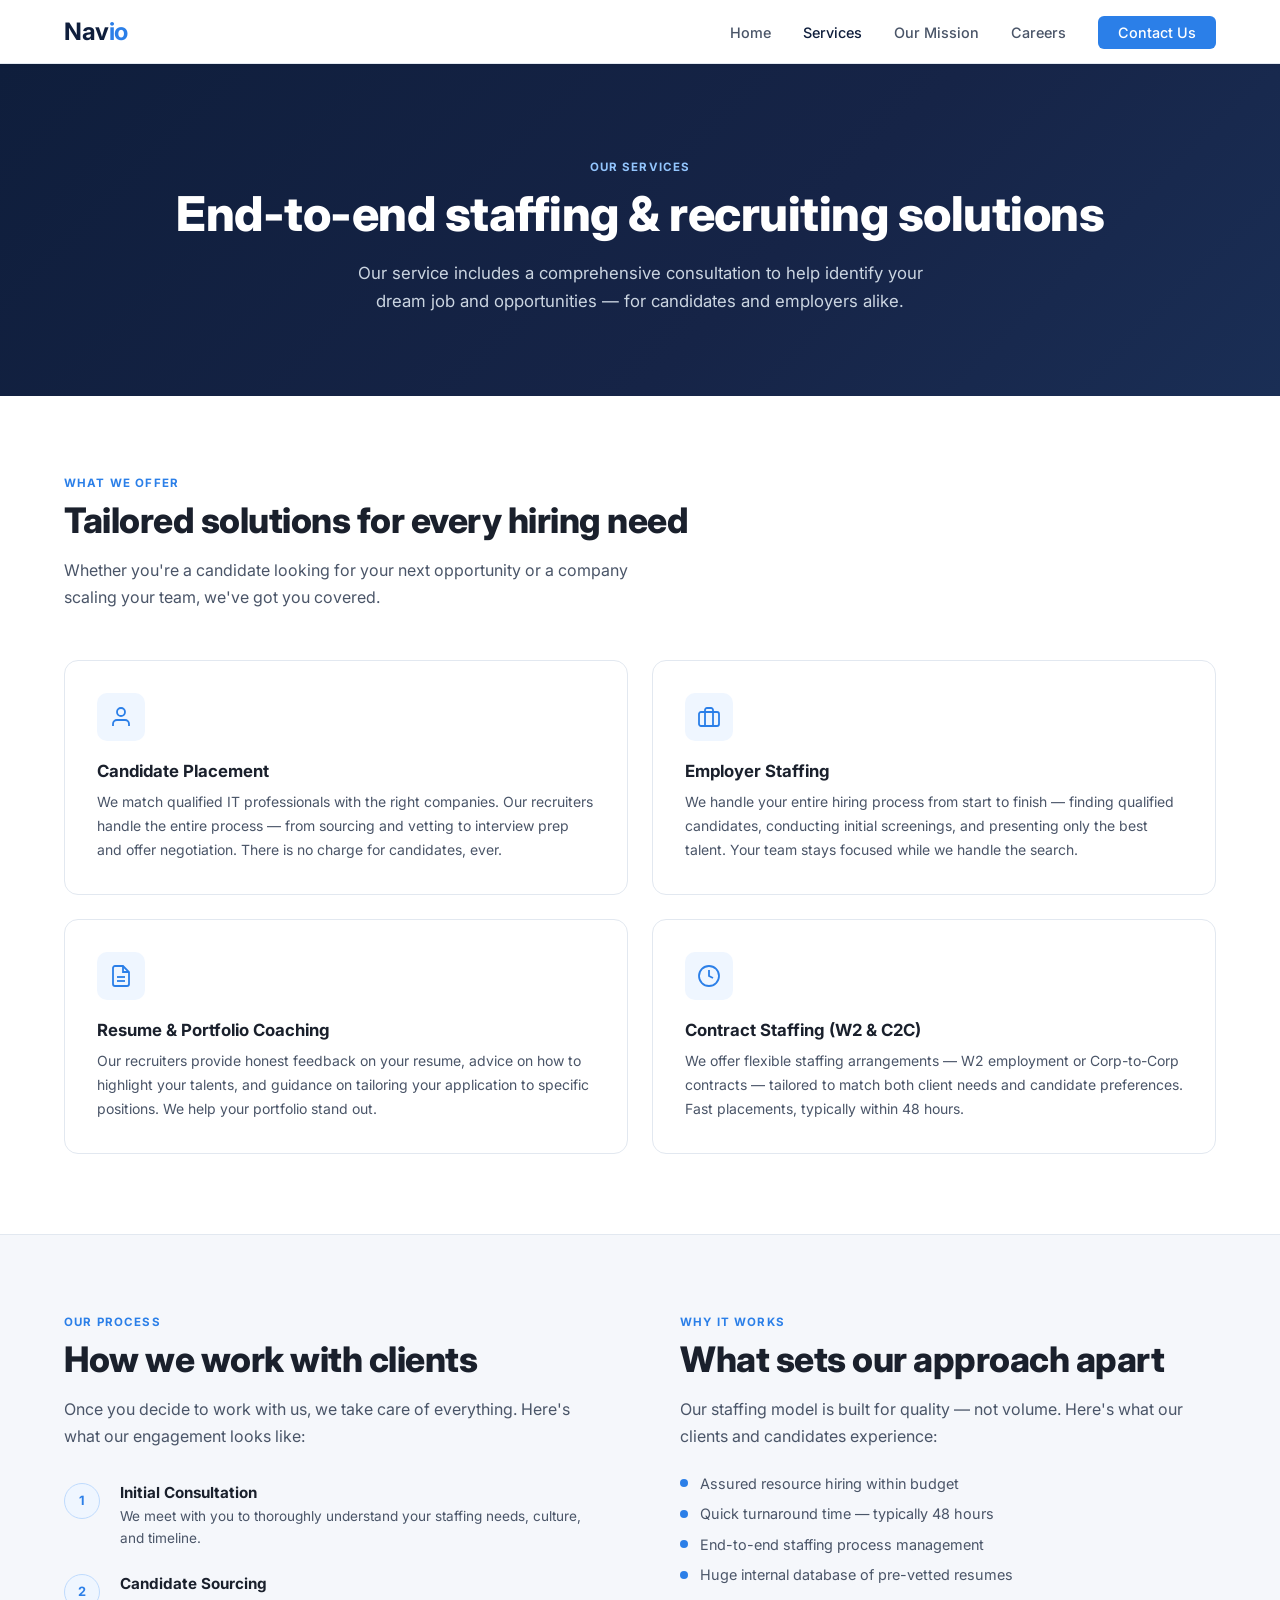
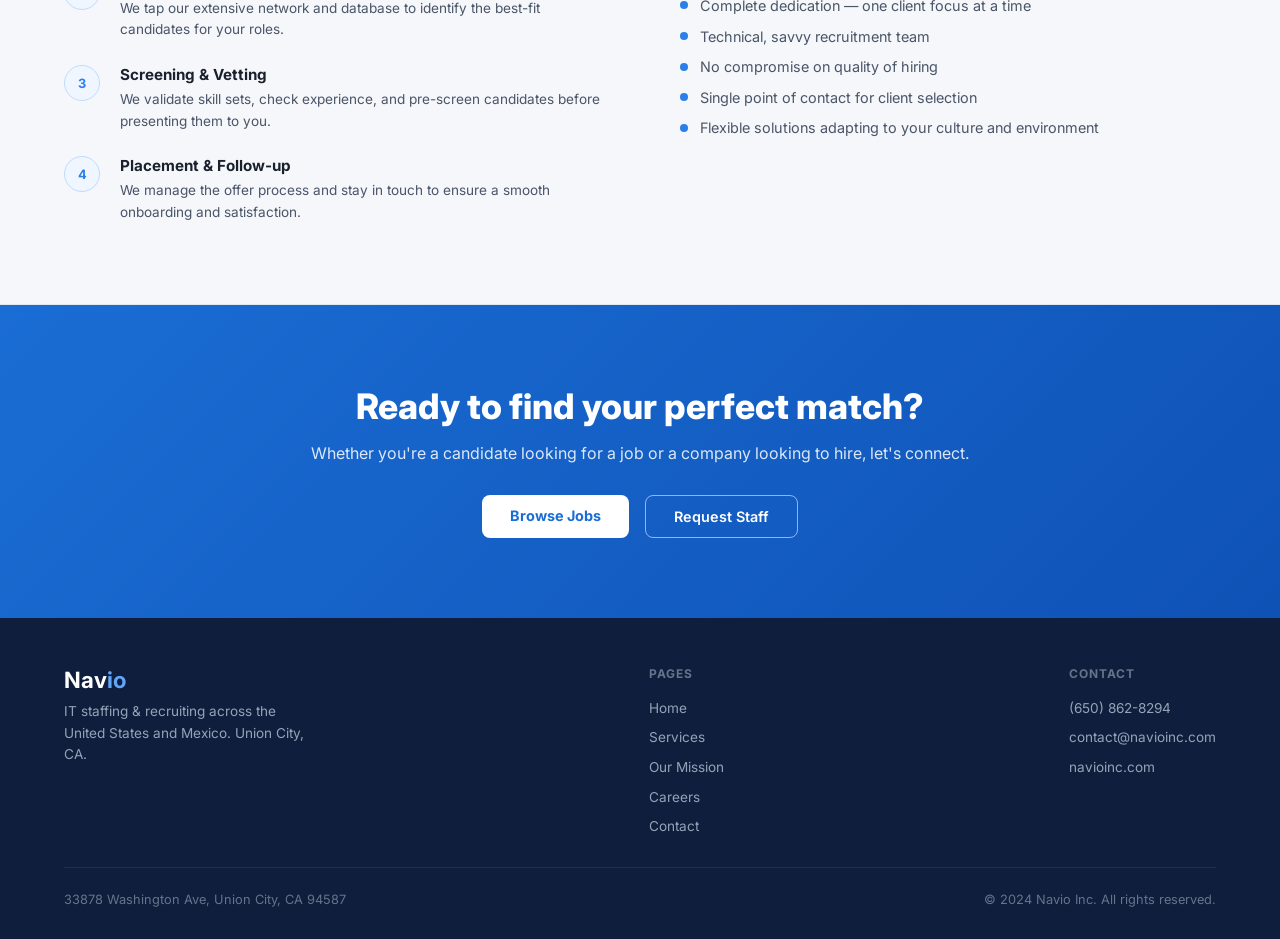
<file: services.html>
<!DOCTYPE html>
<html lang="en">
<head>
  <meta charset="UTF-8" />
  <meta name="viewport" content="width=device-width, initial-scale=1.0"/>
  <title>Services — Navio Inc</title>
  <link href="https://fonts.googleapis.com/css2?family=Inter:wght@300;400;500;600;700;800&display=swap" rel="stylesheet"/>
  <style>
    *, *::before, *::after { box-sizing: border-box; margin: 0; padding: 0; }
    :root {
      --navy: #0f1e3c; --navy2: #162447; --blue: #2b7fe8; --blue2: #1a6dd4;
      --white: #ffffff; --off: #f5f7fb; --border: #e2e8f0;
      --dark: #1a202c; --mid: #4a5568; --light: #718096;
    }
    html { scroll-behavior: smooth; }
    body { font-family: 'Inter', sans-serif; background: var(--white); color: var(--dark); }
    nav {
      position: sticky; top: 0; z-index: 100; background: var(--white);
      border-bottom: 1px solid var(--border); box-shadow: 0 1px 4px rgba(0,0,0,0.06);
      display: flex; align-items: center; justify-content: space-between;
      padding: 0 5%; height: 64px;
    }
    .logo { font-size: 1.5rem; font-weight: 700; color: var(--navy); text-decoration: none; letter-spacing: -0.5px; }
    .logo span { color: var(--blue); }
    .nav-links { display: flex; align-items: center; gap: 2rem; list-style: none; }
    .nav-links a { color: var(--mid); text-decoration: none; font-size: 0.9rem; font-weight: 500; transition: color 0.2s; }
    .nav-links a:hover, .nav-links a.active { color: var(--navy); }
    .btn-nav { background: var(--blue); color: var(--white) !important; padding: 0.5rem 1.25rem; border-radius: 6px; font-size: 0.875rem; font-weight: 600; text-decoration: none; }
    .btn-nav:hover { background: var(--blue2) !important; }

    .page-hero {
      background: linear-gradient(135deg, var(--navy) 0%, #162447 60%, #1a2e55 100%);
      padding: 6rem 5% 5rem; text-align: center; color: #fff;
    }
    .section-label { font-size: 0.72rem; font-weight: 700; letter-spacing: 0.1em; text-transform: uppercase; color: var(--blue); margin-bottom: 0.6rem; }
    .page-hero .section-label { color: #93c5fd; }
    .page-hero h1 { font-size: clamp(2rem, 4vw, 3rem); font-weight: 800; letter-spacing: -0.5px; margin-bottom: 1rem; color: #fff; }
    .page-hero p { color: #cbd5e1; font-size: 1.05rem; max-width: 600px; margin: 0 auto; line-height: 1.7; }

    section { padding: 5rem 5%; }
    .section-inner { max-width: 1200px; margin: 0 auto; }
    .section-title { font-size: clamp(1.6rem, 3vw, 2.2rem); font-weight: 800; letter-spacing: -0.5px; color: var(--dark); margin-bottom: 1rem; }
    .section-sub { color: var(--mid); font-size: 1rem; line-height: 1.7; max-width: 580px; }

    .services-grid { display: grid; grid-template-columns: repeat(2, 1fr); gap: 1.5rem; margin-top: 3rem; }
    .srv-card {
      background: var(--white); border: 1px solid var(--border);
      border-radius: 14px; padding: 2rem;
      transition: border-color 0.2s, box-shadow 0.2s;
    }
    .srv-card:hover { border-color: var(--blue); box-shadow: 0 4px 20px rgba(43,127,232,0.1); }
    .srv-icon { width: 48px; height: 48px; background: #eff6ff; border-radius: 10px; display: flex; align-items: center; justify-content: center; margin-bottom: 1.25rem; }
    .srv-icon svg { width: 24px; height: 24px; stroke: var(--blue); fill: none; stroke-width: 1.8; }
    .srv-card h3 { font-size: 1.05rem; font-weight: 700; color: var(--dark); margin-bottom: 0.6rem; }
    .srv-card p { font-size: 0.875rem; color: var(--mid); line-height: 1.7; }

    .how { background: var(--off); border-top: 1px solid var(--border); border-bottom: 1px solid var(--border); }
    .how-grid { display: grid; grid-template-columns: 1fr 1fr; gap: 5rem; align-items: start; }
    .steps { display: flex; flex-direction: column; gap: 1.5rem; margin-top: 2rem; }
    .step { display: flex; gap: 1.25rem; }
    .step-num { width: 36px; height: 36px; background: #eff6ff; border: 1.5px solid #bfdbfe; border-radius: 50%; display: flex; align-items: center; justify-content: center; font-size: 0.8rem; font-weight: 700; color: var(--blue); flex-shrink: 0; }
    .step h4 { font-size: 0.95rem; font-weight: 700; color: var(--dark); margin-bottom: 0.3rem; }
    .step p { font-size: 0.85rem; color: var(--mid); line-height: 1.6; }
    .benefits-list { list-style: none; display: flex; flex-direction: column; gap: 0.85rem; margin-top: 1.5rem; }
    .benefits-list li { display: flex; align-items: center; gap: 0.75rem; font-size: 0.9rem; color: var(--mid); }
    .benefits-list li::before { content: ''; width: 8px; height: 8px; background: var(--blue); border-radius: 50%; flex-shrink: 0; }

    .cta { background: linear-gradient(135deg, var(--blue2) 0%, #0f52b6 100%); text-align: center; }
    .cta h2 { font-size: clamp(1.6rem, 3vw, 2.2rem); font-weight: 800; color: #fff; margin-bottom: 1rem; }
    .cta p { color: rgba(255,255,255,0.85); font-size: 1rem; margin-bottom: 2rem; }
    .cta-btns { display: flex; justify-content: center; gap: 1rem; flex-wrap: wrap; }
    .btn-white { background: #fff; color: var(--blue2); padding: 0.75rem 1.75rem; border-radius: 8px; font-size: 0.9rem; font-weight: 700; text-decoration: none; }
    .btn-outline-white { background: transparent; color: #fff; border: 1.5px solid rgba(255,255,255,0.55); padding: 0.75rem 1.75rem; border-radius: 8px; font-size: 0.9rem; font-weight: 600; text-decoration: none; }

    footer { background: var(--navy); padding: 3rem 5% 2rem; }
    .footer-inner { max-width: 1200px; margin: 0 auto; }
    .footer-top { display: flex; justify-content: space-between; align-items: flex-start; gap: 2rem; margin-bottom: 2rem; }
    .footer-logo { font-size: 1.4rem; font-weight: 700; color: #fff; text-decoration: none; }
    .footer-logo span { color: #60a5fa; }
    .footer-brand p { color: #94a3b8; font-size: 0.85rem; margin-top: 0.5rem; max-width: 240px; line-height: 1.6; }
    .footer-links h5 { font-size: 0.75rem; font-weight: 700; letter-spacing: 0.08em; text-transform: uppercase; color: #64748b; margin-bottom: 1rem; }
    .footer-links ul { list-style: none; display: flex; flex-direction: column; gap: 0.6rem; }
    .footer-links a { color: #94a3b8; text-decoration: none; font-size: 0.85rem; transition: color 0.2s; }
    .footer-links a:hover { color: #fff; }
    .footer-bottom { border-top: 1px solid rgba(255,255,255,0.07); padding-top: 1.5rem; display: flex; justify-content: space-between; flex-wrap: wrap; gap: 1rem; }
    .footer-bottom p { color: #64748b; font-size: 0.8rem; }

    @media (max-width: 900px) { .services-grid, .how-grid { grid-template-columns: 1fr; } .footer-top { flex-direction: column; } }
    @media (max-width: 600px) { nav { padding: 0 4%; } .nav-links { gap: 1rem; } }
  </style>
</head>
<body>
  <nav>
    <a href="index.html" class="logo">Nav<span>io</span></a>
    <ul class="nav-links">
      <li><a href="index.html">Home</a></li>
      <li><a href="services.html" class="active">Services</a></li>
      <li><a href="mission.html">Our Mission</a></li>
      <li><a href="careers.html">Careers</a></li>
      <li><a href="contact.html" class="btn-nav">Contact Us</a></li>
    </ul>
  </nav>

  <div class="page-hero">
    <div class="section-label">Our Services</div>
    <h1>End-to-end staffing &amp; recruiting solutions</h1>
    <p>Our service includes a comprehensive consultation to help identify your dream job and opportunities — for candidates and employers alike.</p>
  </div>

  <section>
    <div class="section-inner">
      <div class="section-label">What We Offer</div>
      <h2 class="section-title">Tailored solutions for every hiring need</h2>
      <p class="section-sub">Whether you're a candidate looking for your next opportunity or a company scaling your team, we've got you covered.</p>
      <div class="services-grid">
        <div class="srv-card">
          <div class="srv-icon"><svg viewBox="0 0 24 24"><path d="M20 21v-2a4 4 0 00-4-4H8a4 4 0 00-4 4v2"/><circle cx="12" cy="7" r="4"/></svg></div>
          <h3>Candidate Placement</h3>
          <p>We match qualified IT professionals with the right companies. Our recruiters handle the entire process — from sourcing and vetting to interview prep and offer negotiation. There is no charge for candidates, ever.</p>
        </div>
        <div class="srv-card">
          <div class="srv-icon"><svg viewBox="0 0 24 24"><rect x="2" y="7" width="20" height="14" rx="2"/><path d="M16 21V5a2 2 0 00-2-2h-4a2 2 0 00-2 2v16"/></svg></div>
          <h3>Employer Staffing</h3>
          <p>We handle your entire hiring process from start to finish — finding qualified candidates, conducting initial screenings, and presenting only the best talent. Your team stays focused while we handle the search.</p>
        </div>
        <div class="srv-card">
          <div class="srv-icon"><svg viewBox="0 0 24 24"><path d="M14 2H6a2 2 0 00-2 2v16a2 2 0 002 2h12a2 2 0 002-2V8z"/><polyline points="14 2 14 8 20 8"/><line x1="16" y1="13" x2="8" y2="13"/><line x1="16" y1="17" x2="8" y2="17"/></svg></div>
          <h3>Resume &amp; Portfolio Coaching</h3>
          <p>Our recruiters provide honest feedback on your resume, advice on how to highlight your talents, and guidance on tailoring your application to specific positions. We help your portfolio stand out.</p>
        </div>
        <div class="srv-card">
          <div class="srv-icon"><svg viewBox="0 0 24 24"><circle cx="12" cy="12" r="10"/><polyline points="12 6 12 12 16 14"/></svg></div>
          <h3>Contract Staffing (W2 &amp; C2C)</h3>
          <p>We offer flexible staffing arrangements — W2 employment or Corp-to-Corp contracts — tailored to match both client needs and candidate preferences. Fast placements, typically within 48 hours.</p>
        </div>
      </div>
    </div>
  </section>

  <section class="how">
    <div class="section-inner">
      <div class="how-grid">
        <div>
          <div class="section-label">Our Process</div>
          <h2 class="section-title">How we work with clients</h2>
          <p class="section-sub">Once you decide to work with us, we take care of everything. Here's what our engagement looks like:</p>
          <div class="steps">
            <div class="step"><div class="step-num">1</div><div><h4>Initial Consultation</h4><p>We meet with you to thoroughly understand your staffing needs, culture, and timeline.</p></div></div>
            <div class="step"><div class="step-num">2</div><div><h4>Candidate Sourcing</h4><p>We tap our extensive network and database to identify the best-fit candidates for your roles.</p></div></div>
            <div class="step"><div class="step-num">3</div><div><h4>Screening &amp; Vetting</h4><p>We validate skill sets, check experience, and pre-screen candidates before presenting them to you.</p></div></div>
            <div class="step"><div class="step-num">4</div><div><h4>Placement &amp; Follow-up</h4><p>We manage the offer process and stay in touch to ensure a smooth onboarding and satisfaction.</p></div></div>
          </div>
        </div>
        <div>
          <div class="section-label">Why It Works</div>
          <h2 class="section-title">What sets our approach apart</h2>
          <p class="section-sub">Our staffing model is built for quality — not volume. Here's what our clients and candidates experience:</p>
          <ul class="benefits-list">
            <li>Assured resource hiring within budget</li>
            <li>Quick turnaround time — typically 48 hours</li>
            <li>End-to-end staffing process management</li>
            <li>Huge internal database of pre-vetted resumes</li>
            <li>Complete dedication — one client focus at a time</li>
            <li>Technical, savvy recruitment team</li>
            <li>No compromise on quality of hiring</li>
            <li>Single point of contact for client selection</li>
            <li>Flexible solutions adapting to your culture and environment</li>
          </ul>
        </div>
      </div>
    </div>
  </section>

  <section class="cta">
    <div class="section-inner">
      <h2>Ready to find your perfect match?</h2>
      <p>Whether you're a candidate looking for a job or a company looking to hire, let's connect.</p>
      <div class="cta-btns">
        <a href="careers.html" class="btn-white">Browse Jobs</a>
        <a href="contact.html" class="btn-outline-white">Request Staff</a>
      </div>
    </div>
  </section>

  <footer>
    <div class="footer-inner">
      <div class="footer-top">
        <div class="footer-brand">
          <a href="index.html" class="footer-logo">Nav<span>io</span></a>
          <p>IT staffing &amp; recruiting across the United States and Mexico. Union City, CA.</p>
        </div>
        <div class="footer-links">
          <h5>Pages</h5>
          <ul>
            <li><a href="index.html">Home</a></li>
            <li><a href="services.html">Services</a></li>
            <li><a href="mission.html">Our Mission</a></li>
            <li><a href="careers.html">Careers</a></li>
            <li><a href="contact.html">Contact</a></li>
          </ul>
        </div>
        <div class="footer-links">
          <h5>Contact</h5>
          <ul>
            <li><a href="tel:6508628294">(650) 862-8294</a></li>
            <li><a href="mailto:contact@navioinc.com">contact@navioinc.com</a></li>
            <li><a href="https://navioinc.com" target="_blank">navioinc.com</a></li>
          </ul>
        </div>
      </div>
      <div class="footer-bottom">
        <p>33878 Washington Ave, Union City, CA 94587</p>
        <p>© 2024 Navio Inc. All rights reserved.</p>
      </div>
    </div>
  </footer>
</body>
</html>
</file>
